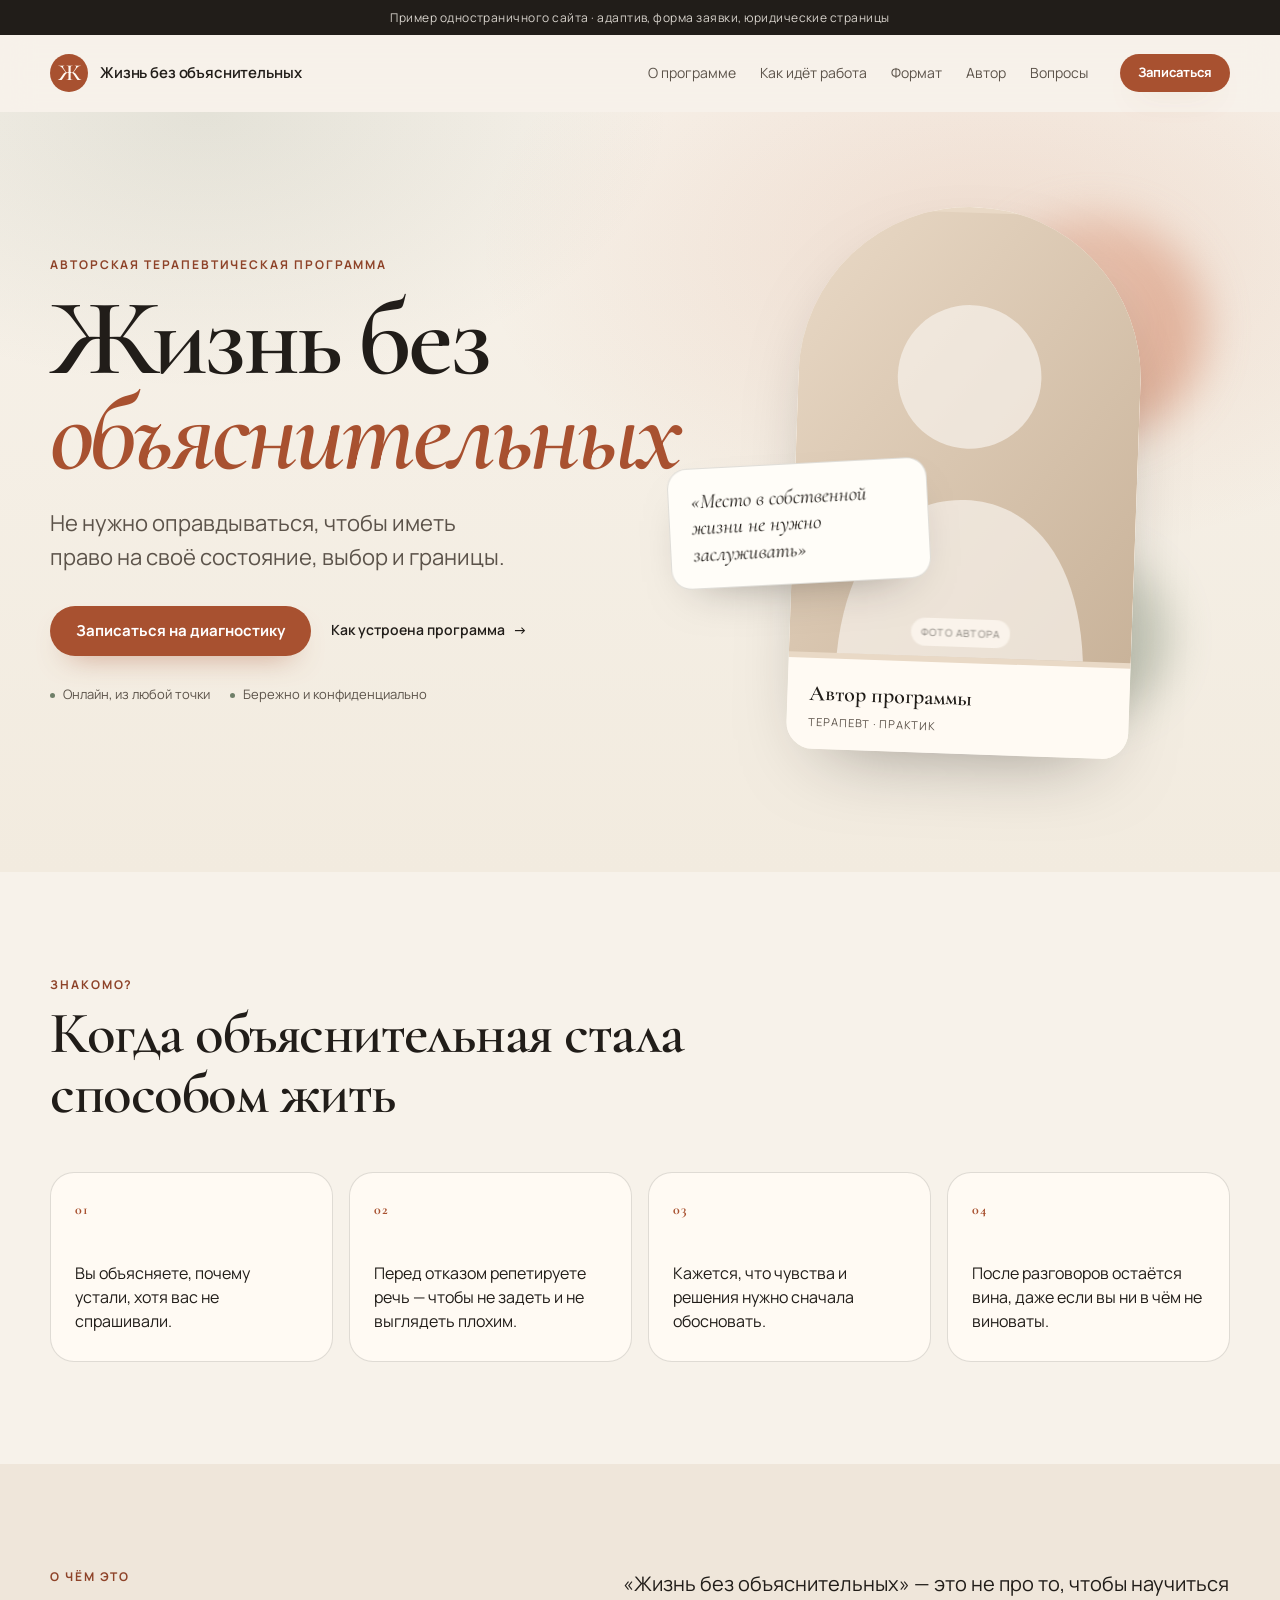
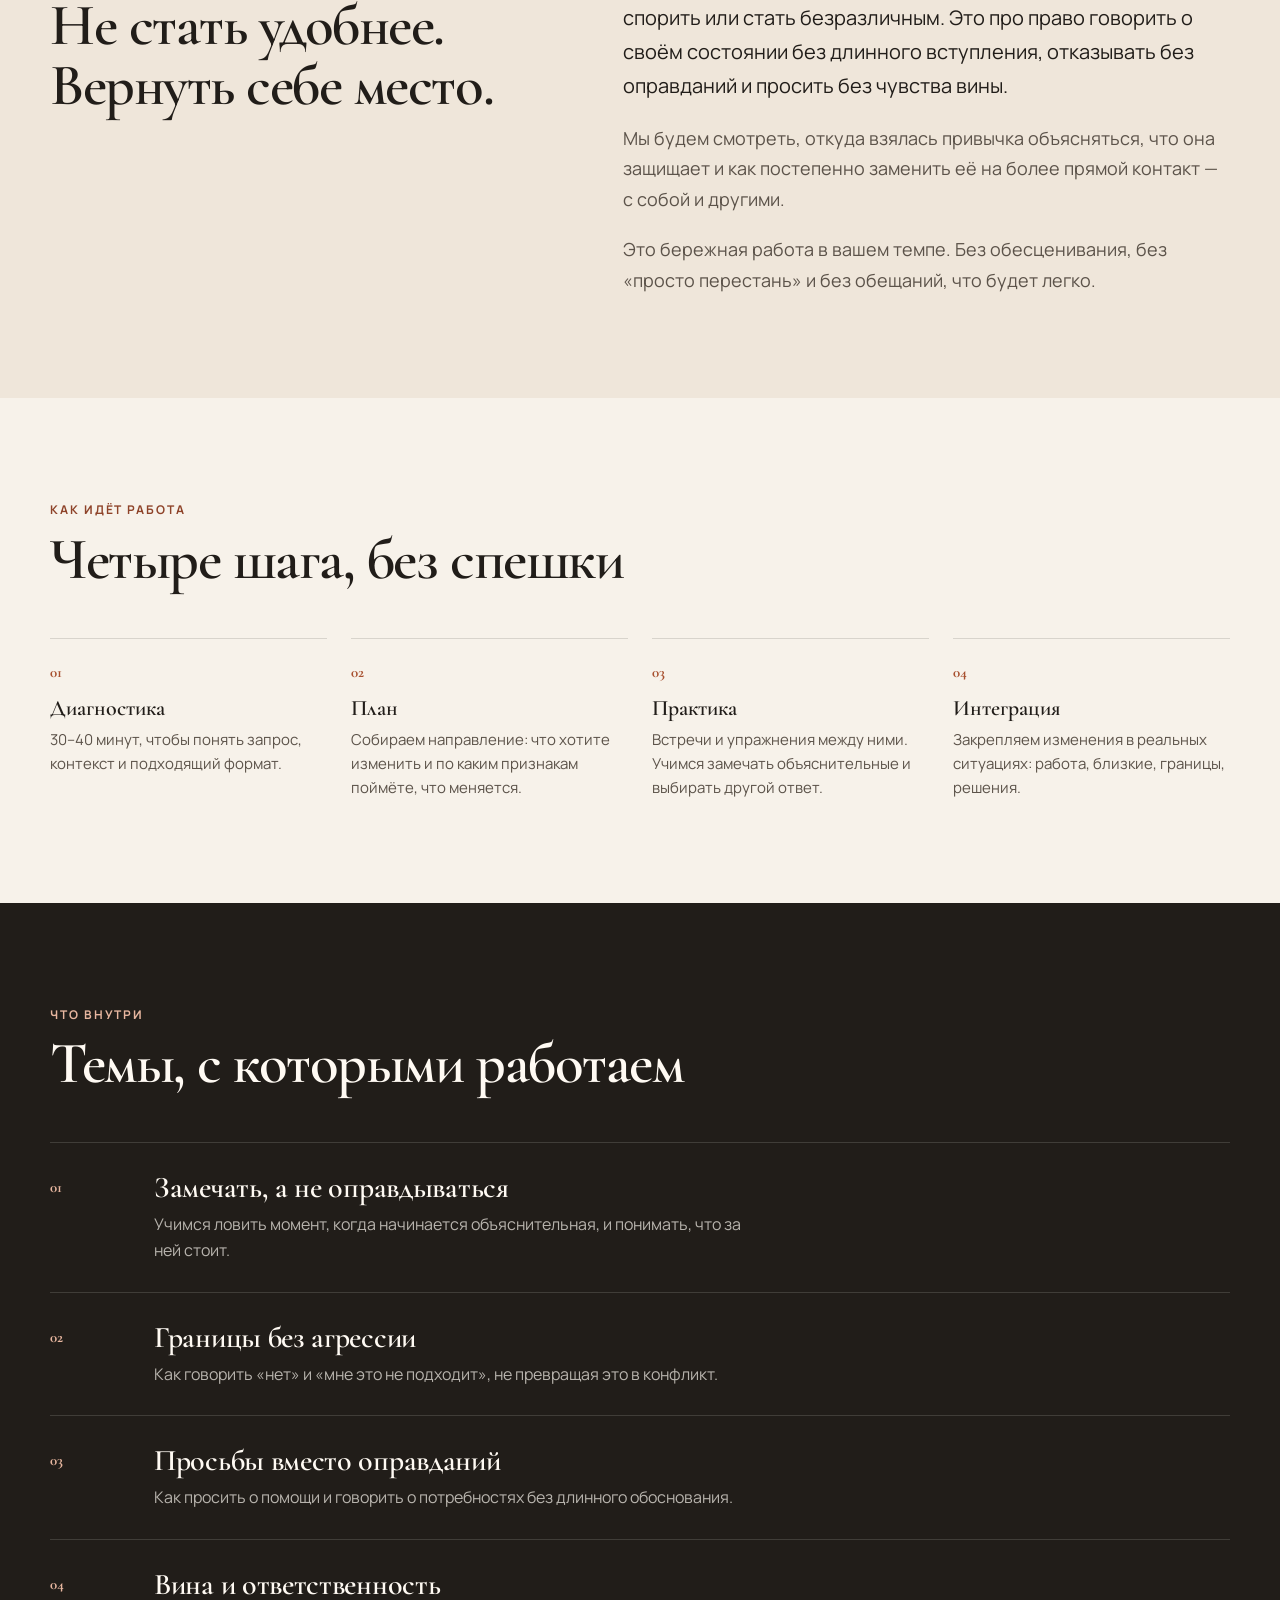
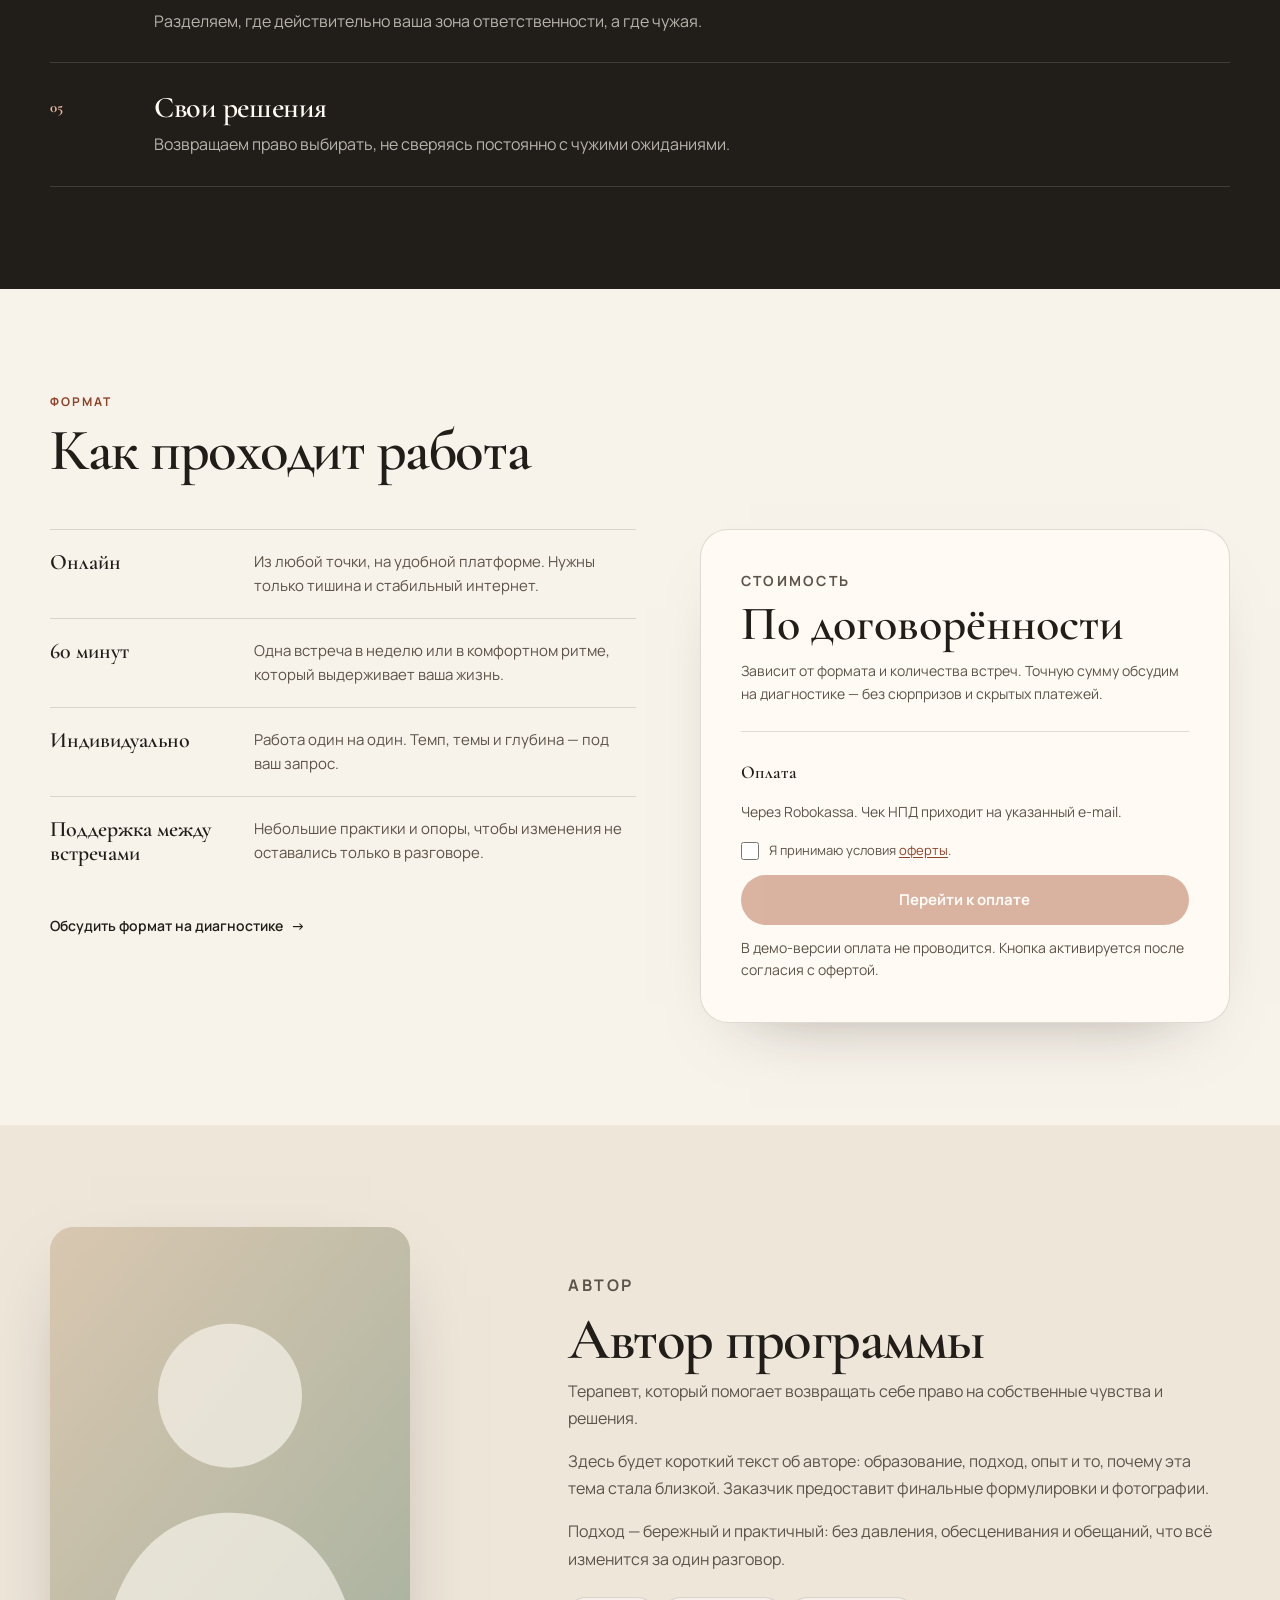
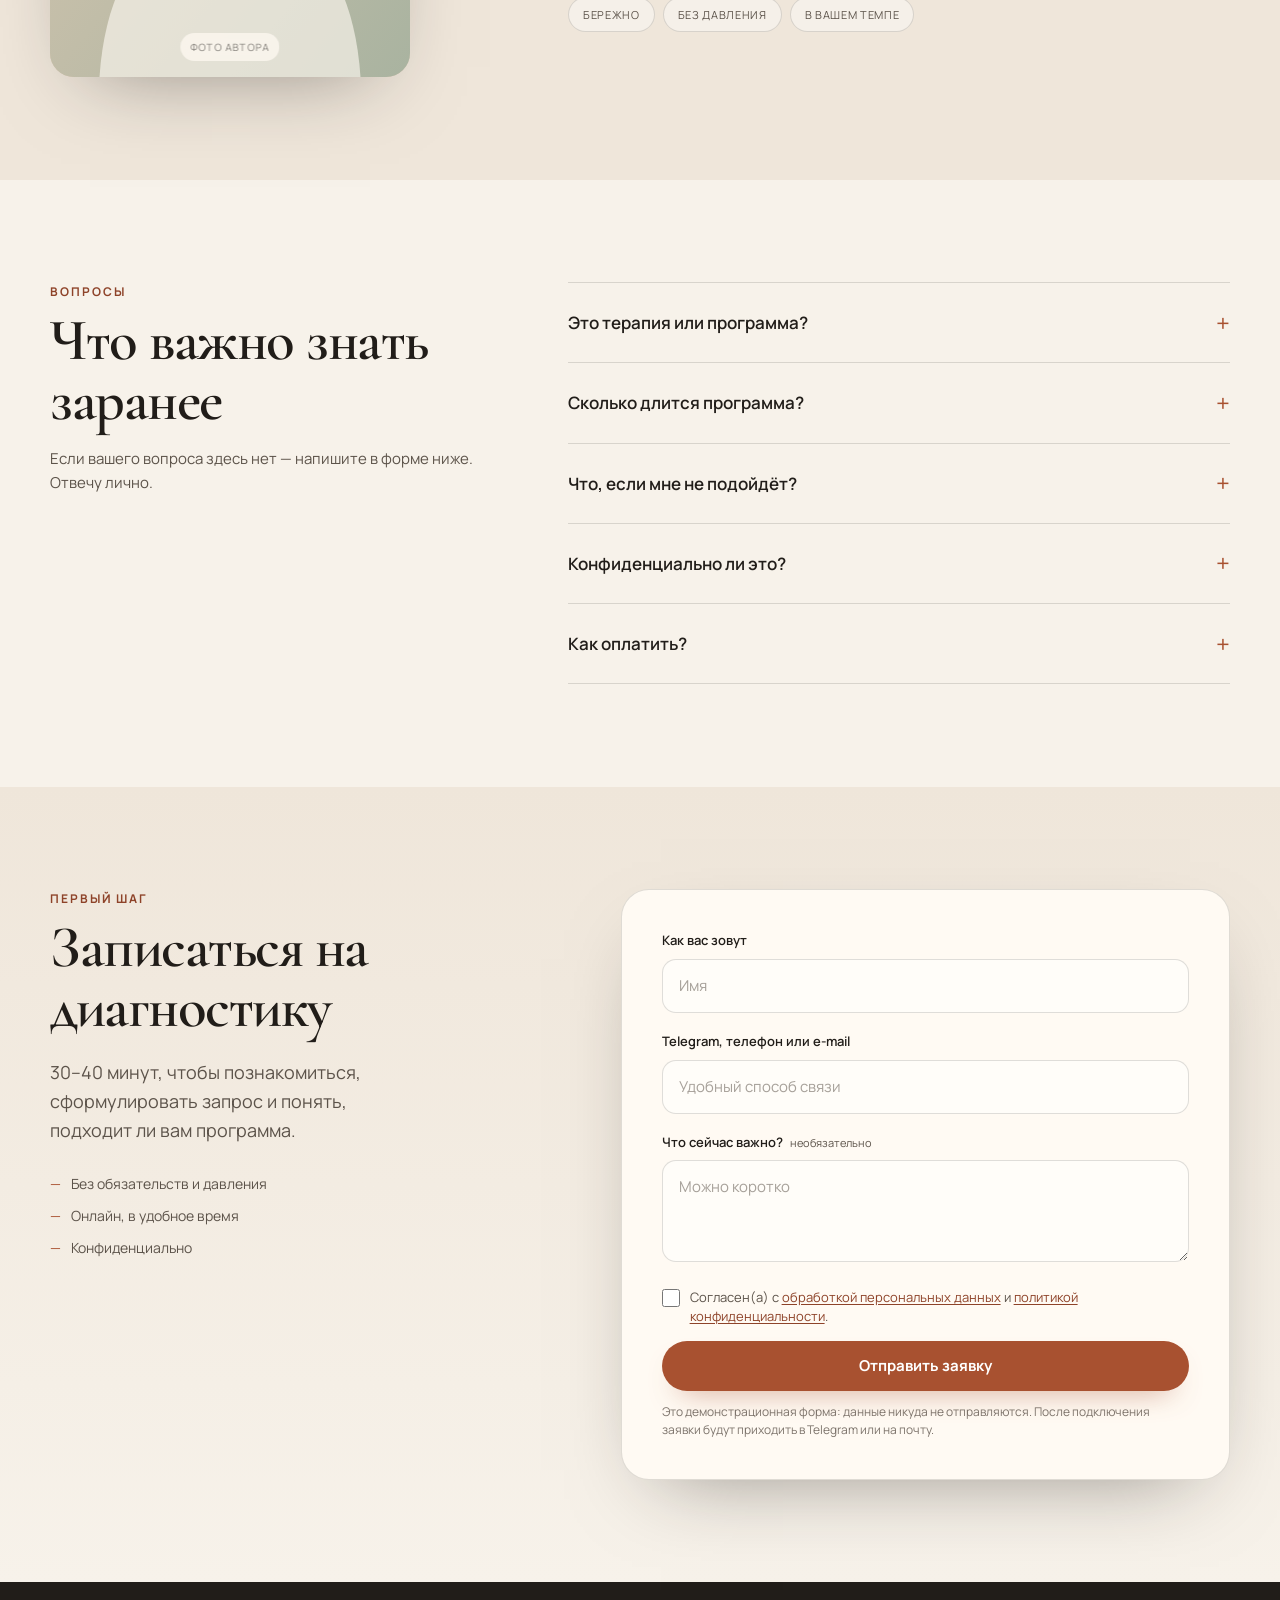
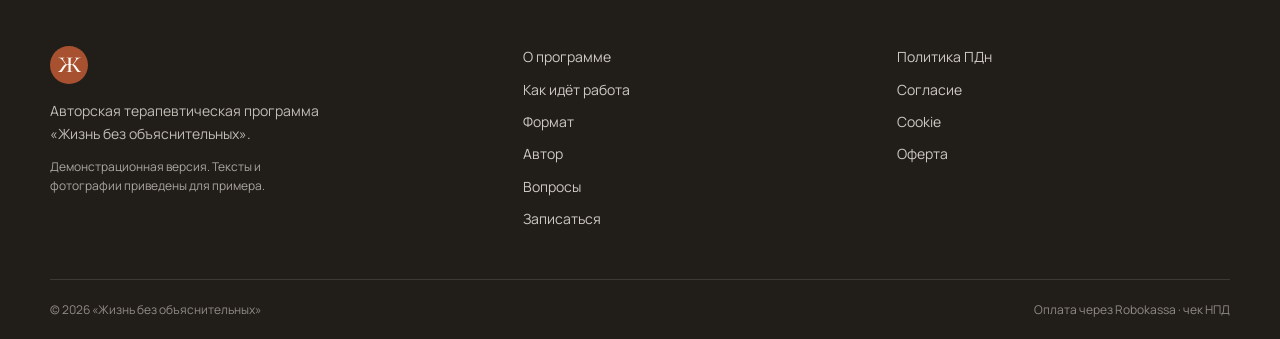
<file: index.html>
<!doctype html>
<html lang="ru">
<head>
  <meta charset="utf-8">
  <meta name="viewport" content="width=device-width, initial-scale=1">
  <title>Жизнь без объяснительных — авторская терапевтическая программа</title>
  <meta name="description" content="Авторская терапевтическая программа о праве говорить о себе без оправданий, отказывать без вины и возвращать себе место в собственной жизни.">
  <meta name="theme-color" content="#f7f2ea">
  <link rel="icon" href="data:image/svg+xml,%3Csvg xmlns='http://www.w3.org/2000/svg' viewBox='0 0 64 64'%3E%3Crect width='64' height='64' rx='16' fill='%23a85130'/%3E%3Ctext x='32' y='46' font-size='42' text-anchor='middle' fill='%23fffaf3' font-family='Georgia,serif'%3E%D0%96%3C/text%3E%3C/svg%3E">
  <script>document.documentElement.classList.add("js");</script>
  <link rel="preconnect" href="https://fonts.googleapis.com">
  <link rel="preconnect" href="https://fonts.gstatic.com" crossorigin>
  <link href="https://fonts.googleapis.com/css2?family=Cormorant+Garamond:ital,wght@0,500;0,600;0,700;1,500;1,600&family=Manrope:wght@400;500;600;700&display=swap" rel="stylesheet">
  <link rel="stylesheet" href="styles.css">
</head>
<body>
  <div class="demo-bar">Пример одностраничного сайта · адаптив, форма заявки, юридические страницы</div>

  <a class="skip-link" href="#main">Перейти к содержанию</a>

  <header class="site-header" id="site-header">
    <div class="container header-inner">
      <a class="brand" href="#top" aria-label="Жизнь без объяснительных — на главную">
        <span class="brand-mark" aria-hidden="true">Ж</span>
        <span class="brand-text">Жизнь без объяснительных</span>
      </a>

      <button class="menu-toggle" id="menu-toggle" type="button" aria-expanded="false" aria-controls="site-nav">
        Меню
      </button>

      <nav class="nav" id="site-nav" aria-label="Основная навигация">
        <a href="#about">О программе</a>
        <a href="#how">Как идёт работа</a>
        <a href="#format">Формат</a>
        <a href="#author">Автор</a>
        <a href="#faq">Вопросы</a>
      </nav>

      <a class="btn btn-small header-cta" href="#signup">Записаться</a>
    </div>
  </header>

  <main id="main">
    <section class="hero" id="top">
      <div class="hero-bg" aria-hidden="true"></div>
      <div class="container hero-grid">
        <div class="hero-copy reveal">
          <p class="eyebrow">Авторская терапевтическая программа</p>
          <h1>Жизнь без <em>объяснительных</em></h1>
          <p class="lead">Не нужно оправдываться, чтобы иметь право на своё состояние, выбор и границы.</p>
          <div class="hero-actions">
            <a class="btn" href="#signup">Записаться на диагностику</a>
            <a class="link-arrow" href="#about">Как устроена программа <span aria-hidden="true">→</span></a>
          </div>
          <ul class="hero-notes">
            <li>Онлайн, из любой точки</li>
            <li>Бережно и конфиденциально</li>
          </ul>
        </div>

        <div class="hero-art reveal">
          <div class="orb orb-1" aria-hidden="true"></div>
          <div class="orb orb-2" aria-hidden="true"></div>

          <div class="portrait-card" aria-hidden="true">
            <div class="portrait-placeholder">
              <svg viewBox="0 0 200 260" role="presentation" focusable="false">
                <defs>
                  <linearGradient id="portraitGradient" x1="0" y1="0" x2="1" y2="1">
                    <stop offset="0" stop-color="#e9d9c6"/>
                    <stop offset="1" stop-color="#c9b39a"/>
                  </linearGradient>
                </defs>
                <rect width="200" height="260" fill="url(#portraitGradient)"/>
                <circle cx="100" cy="96" r="42" fill="#f7f2ea" opacity=".72"/>
                <path d="M28 260c4-58 32-92 72-92s68 34 72 92z" fill="#f7f2ea" opacity=".72"/>
              </svg>
              <span class="placeholder-label">Фото автора</span>
            </div>
            <div class="portrait-caption">
              <strong>Автор программы</strong>
              <span>терапевт · практик</span>
            </div>
          </div>

          <figure class="quote-card">
            <blockquote>«Место в собственной жизни не нужно заслуживать»</blockquote>
          </figure>
        </div>
      </div>
    </section>

    <section class="section" id="about">
      <div class="container">
        <div class="section-head reveal">
          <p class="eyebrow">Знакомо?</p>
          <h2>Когда объяснительная стала способом жить</h2>
        </div>

        <div class="cards-4">
          <article class="card reveal">
            <span class="card-number" aria-hidden="true">01</span>
            <p>Вы объясняете, почему устали, хотя вас не спрашивали.</p>
          </article>
          <article class="card reveal">
            <span class="card-number" aria-hidden="true">02</span>
            <p>Перед отказом репетируете речь — чтобы не задеть и не выглядеть плохим.</p>
          </article>
          <article class="card reveal">
            <span class="card-number" aria-hidden="true">03</span>
            <p>Кажется, что чувства и решения нужно сначала обосновать.</p>
          </article>
          <article class="card reveal">
            <span class="card-number" aria-hidden="true">04</span>
            <p>После разговоров остаётся вина, даже если вы ни в чём не виноваты.</p>
          </article>
        </div>
      </div>
    </section>

    <section class="section section-tinted" id="story">
      <div class="container split">
        <div class="reveal">
          <p class="eyebrow">О чём это</p>
          <h2>Не стать удобнее.<br>Вернуть себе место.</h2>
        </div>
        <div class="prose reveal">
          <p>«Жизнь без объяснительных» — это не про то, чтобы научиться спорить или стать безразличным. Это про право говорить о своём состоянии без длинного вступления, отказывать без оправданий и просить без чувства вины.</p>
          <p>Мы будем смотреть, откуда взялась привычка объясняться, что она защищает и как постепенно заменить её на более прямой контакт — с собой и другими.</p>
          <p>Это бережная работа в вашем темпе. Без обесценивания, без «просто перестань» и без обещаний, что будет легко.</p>
        </div>
      </div>
    </section>

    <section class="section" id="how">
      <div class="container">
        <div class="section-head reveal">
          <p class="eyebrow">Как идёт работа</p>
          <h2>Четыре шага, без спешки</h2>
        </div>

        <ol class="steps">
          <li class="step reveal">
            <span class="step-number" aria-hidden="true">01</span>
            <h3>Диагностика</h3>
            <p>30–40 минут, чтобы понять запрос, контекст и подходящий формат.</p>
          </li>
          <li class="step reveal">
            <span class="step-number" aria-hidden="true">02</span>
            <h3>План</h3>
            <p>Собираем направление: что хотите изменить и по каким признакам поймёте, что меняется.</p>
          </li>
          <li class="step reveal">
            <span class="step-number" aria-hidden="true">03</span>
            <h3>Практика</h3>
            <p>Встречи и упражнения между ними. Учимся замечать объяснительные и выбирать другой ответ.</p>
          </li>
          <li class="step reveal">
            <span class="step-number" aria-hidden="true">04</span>
            <h3>Интеграция</h3>
            <p>Закрепляем изменения в реальных ситуациях: работа, близкие, границы, решения.</p>
          </li>
        </ol>
      </div>
    </section>

    <section class="section section-dark" id="inside">
      <div class="container">
        <div class="section-head reveal">
          <p class="eyebrow">Что внутри</p>
          <h2>Темы, с которыми работаем</h2>
        </div>

        <div class="modules">
          <article class="module reveal">
            <span class="module-number" aria-hidden="true">01</span>
            <div>
              <h3>Замечать, а не оправдываться</h3>
              <p>Учимся ловить момент, когда начинается объяснительная, и понимать, что за ней стоит.</p>
            </div>
          </article>
          <article class="module reveal">
            <span class="module-number" aria-hidden="true">02</span>
            <div>
              <h3>Границы без агрессии</h3>
              <p>Как говорить «нет» и «мне это не подходит», не превращая это в конфликт.</p>
            </div>
          </article>
          <article class="module reveal">
            <span class="module-number" aria-hidden="true">03</span>
            <div>
              <h3>Просьбы вместо оправданий</h3>
              <p>Как просить о помощи и говорить о потребностях без длинного обоснования.</p>
            </div>
          </article>
          <article class="module reveal">
            <span class="module-number" aria-hidden="true">04</span>
            <div>
              <h3>Вина и ответственность</h3>
              <p>Разделяем, где действительно ваша зона ответственности, а где чужая.</p>
            </div>
          </article>
          <article class="module reveal">
            <span class="module-number" aria-hidden="true">05</span>
            <div>
              <h3>Свои решения</h3>
              <p>Возвращаем право выбирать, не сверяясь постоянно с чужими ожиданиями.</p>
            </div>
          </article>
        </div>
      </div>
    </section>

    <section class="section" id="format">
      <div class="container">
        <div class="section-head reveal">
          <p class="eyebrow">Формат</p>
          <h2>Как проходит работа</h2>
        </div>

        <div class="format-grid">
          <div class="format-copy reveal">
            <ul class="format-list">
              <li>
                <span>Онлайн</span>
                <p>Из любой точки, на удобной платформе. Нужны только тишина и стабильный интернет.</p>
              </li>
              <li>
                <span>60 минут</span>
                <p>Одна встреча в неделю или в комфортном ритме, который выдерживает ваша жизнь.</p>
              </li>
              <li>
                <span>Индивидуально</span>
                <p>Работа один на один. Темп, темы и глубина — под ваш запрос.</p>
              </li>
              <li>
                <span>Поддержка между встречами</span>
                <p>Небольшие практики и опоры, чтобы изменения не оставались только в разговоре.</p>
              </li>
            </ul>
            <a class="link-arrow" href="#signup">Обсудить формат на диагностике <span aria-hidden="true">→</span></a>
          </div>

          <div class="price-card reveal">
            <p class="eyebrow">Стоимость</p>
            <p class="price-lead">По договорённости</p>
            <p class="price-note">Зависит от формата и количества встреч. Точную сумму обсудим на диагностике — без сюрпризов и скрытых платежей.</p>

            <hr>

            <h3>Оплата</h3>
            <p>Через Robokassa. Чек НПД приходит на указанный e-mail.</p>

            <label class="checkbox">
              <input type="checkbox" id="offer">
              <span>Я принимаю условия <a href="legal/offer.html" target="_blank" rel="noopener">оферты</a>.</span>
            </label>
            <button class="btn btn-full" id="pay-btn" type="button" disabled>Перейти к оплате</button>
            <p class="form-note" id="pay-note" hidden></p>
            <p class="form-note">В демо-версии оплата не проводится. Кнопка активируется после согласия с офертой.</p>
          </div>
        </div>
      </div>
    </section>

    <section class="section section-tinted" id="author">
      <div class="container author-grid">
        <div class="author-photo reveal" aria-hidden="true">
          <svg viewBox="0 0 320 400" role="presentation" focusable="false">
            <defs>
              <linearGradient id="authorGradient" x1="0" y1="0" x2="1" y2="1">
                <stop offset="0" stop-color="#d9c7b0"/>
                <stop offset="1" stop-color="#a9b3a0"/>
              </linearGradient>
            </defs>
            <rect width="320" height="400" fill="url(#authorGradient)"/>
            <circle cx="160" cy="150" r="64" fill="#f7f2ea" opacity=".7"/>
            <path d="M44 400c6-92 50-146 116-146s110 54 116 146z" fill="#f7f2ea" opacity=".7"/>
          </svg>
          <span class="placeholder-label">Фото автора</span>
        </div>

        <div class="author-copy reveal">
          <p class="eyebrow">Автор</p>
          <h2>Автор программы</h2>
          <p class="author-lead">Терапевт, который помогает возвращать себе право на собственные чувства и решения.</p>
          <p>Здесь будет короткий текст об авторе: образование, подход, опыт и то, почему эта тема стала близкой. Заказчик предоставит финальные формулировки и фотографии.</p>
          <p>Подход — бережный и практичный: без давления, обесценивания и обещаний, что всё изменится за один разговор.</p>
          <div class="author-tags" role="group" aria-label="Подход">
            <span>бережно</span>
            <span>без давления</span>
            <span>в вашем темпе</span>
          </div>
        </div>
      </div>
    </section>

    <section class="section" id="faq">
      <div class="container faq-grid">
        <div class="section-head reveal">
          <p class="eyebrow">Вопросы</p>
          <h2>Что важно знать заранее</h2>
          <p class="section-note">Если вашего вопроса здесь нет — напишите в форме ниже. Отвечу лично.</p>
        </div>

        <div class="faq-list reveal">
          <details>
            <summary>Это терапия или программа?</summary>
            <p>Это авторская программа с терапевтическим подходом. Она не заменяет медицинскую помощь и не ставит диагнозы.</p>
          </details>
          <details>
            <summary>Сколько длится программа?</summary>
            <p>Зависит от запроса. Обычно от 6 до 12 встреч; формат и продолжительность обсудим на диагностике.</p>
          </details>
          <details>
            <summary>Что, если мне не подойдёт?</summary>
            <p>Вы можете остановиться на любом этапе. Важно, чтобы процесс был безопасным и вашим.</p>
          </details>
          <details>
            <summary>Конфиденциально ли это?</summary>
            <p>Да. Всё, что происходит на встречах, остаётся между вами и автором программы.</p>
          </details>
          <details>
            <summary>Как оплатить?</summary>
            <p>Через Robokassa. Перед оплатой нужно принять условия оферты. Чек НПД приходит на e-mail.</p>
          </details>
        </div>
      </div>
    </section>

    <section class="section section-signup" id="signup">
      <div class="container signup-grid">
        <div class="signup-copy reveal">
          <p class="eyebrow">Первый шаг</p>
          <h2>Записаться на диагностику</h2>
          <p class="lead-small">30–40 минут, чтобы познакомиться, сформулировать запрос и понять, подходит ли вам программа.</p>
          <ul class="signup-points">
            <li>Без обязательств и давления</li>
            <li>Онлайн, в удобное время</li>
            <li>Конфиденциально</li>
          </ul>
        </div>

        <form class="signup-form reveal" id="signup-form">
          <div class="field">
            <label for="name">Как вас зовут</label>
            <input id="name" name="name" type="text" autocomplete="name" placeholder="Имя" required>
          </div>

          <div class="field">
            <label for="contact">Telegram, телефон или e-mail</label>
            <input id="contact" name="contact" type="text" autocomplete="email" placeholder="Удобный способ связи" required>
          </div>

          <div class="field">
            <label for="message">Что сейчас важно? <span class="optional">необязательно</span></label>
            <textarea id="message" name="message" rows="3" placeholder="Можно коротко"></textarea>
          </div>

          <label class="checkbox">
            <input type="checkbox" id="consent" required>
            <span>Согласен(а) с <a href="legal/consent.html" target="_blank" rel="noopener">обработкой персональных данных</a> и <a href="legal/privacy.html" target="_blank" rel="noopener">политикой конфиденциальности</a>.</span>
          </label>

          <button class="btn btn-full" type="submit">Отправить заявку</button>
          <p class="form-note">Это демонстрационная форма: данные никуда не отправляются. После подключения заявки будут приходить в Telegram или на почту.</p>

          <div class="form-success" id="form-success" role="status" tabindex="-1" hidden>
            <strong>Спасибо, заявка отправлена.</strong>
            <p>В демо-версии данные не уходят. Здесь появится подтверждение и следующий шаг от автора программы.</p>
          </div>
        </form>
      </div>
    </section>
  </main>

  <footer class="site-footer">
    <div class="container footer-grid">
      <div class="footer-brand">
        <span class="brand-mark" aria-hidden="true">Ж</span>
        <p>Авторская терапевтическая программа «Жизнь без объяснительных».</p>
        <p class="footer-small">Демонстрационная версия. Тексты и фотографии приведены для примера.</p>
      </div>

      <nav class="footer-nav" aria-label="Навигация в подвале">
        <a href="#about">О программе</a>
        <a href="#how">Как идёт работа</a>
        <a href="#format">Формат</a>
        <a href="#author">Автор</a>
        <a href="#faq">Вопросы</a>
        <a href="#signup">Записаться</a>
      </nav>

      <div class="footer-legal">
        <a href="legal/privacy.html">Политика ПДн</a>
        <a href="legal/consent.html">Согласие</a>
        <a href="legal/cookies.html">Cookie</a>
        <a href="legal/offer.html">Оферта</a>
      </div>
    </div>

    <div class="container footer-bottom">
      <p>© <span id="year">2026</span> «Жизнь без объяснительных»</p>
      <p>Оплата через Robokassa · чек НПД</p>
    </div>
  </footer>

  <!--
    Яндекс Метрика: вставьте код счётчика перед закрывающим </body>.
    Цели: signup — отправка заявки, payment — переход к оплате.
  -->
  <script src="script.js"></script>
</body>
</html>
</file>
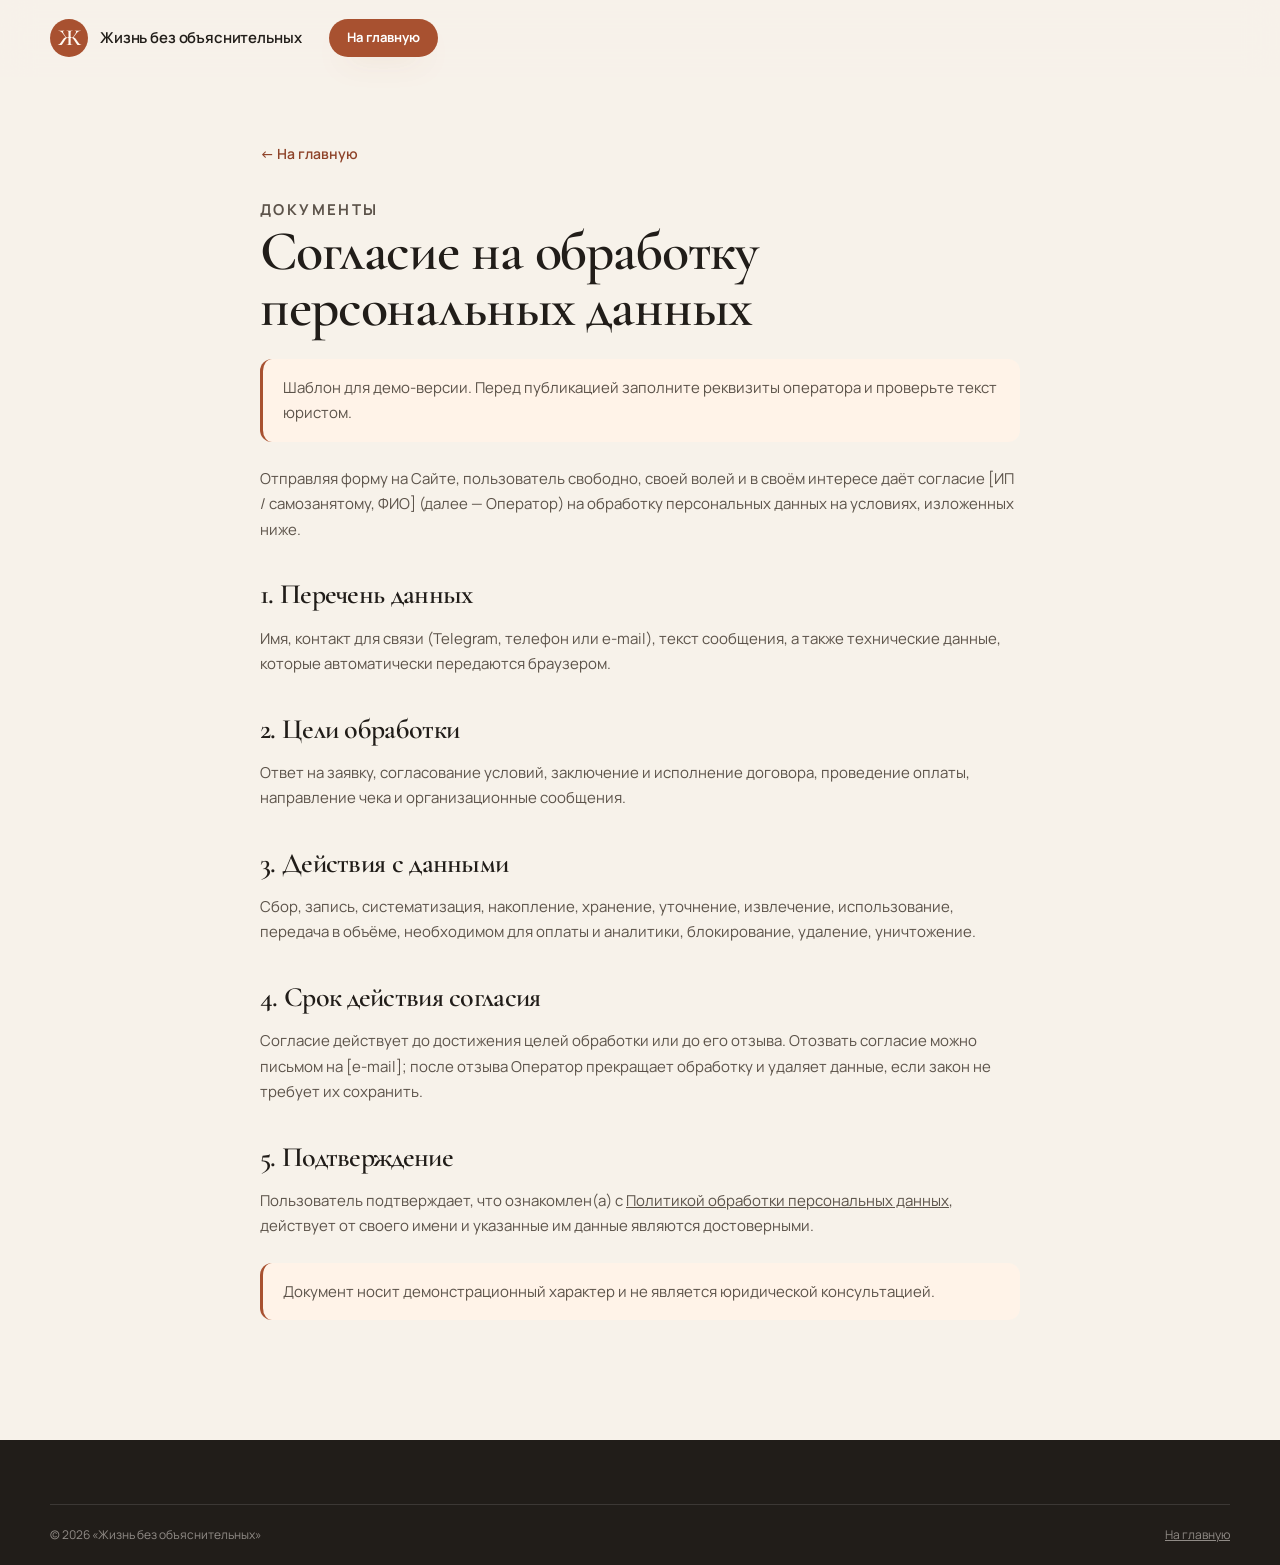
<file: legal/consent.html>
<!doctype html>
<html lang="ru">
<head>
  <meta charset="utf-8">
  <meta name="viewport" content="width=device-width, initial-scale=1">
  <title>Согласие на обработку персональных данных — Жизнь без объяснительных</title>
  <meta name="robots" content="noindex, follow">
  <link rel="icon" href="data:image/svg+xml,%3Csvg xmlns='http://www.w3.org/2000/svg' viewBox='0 0 64 64'%3E%3Crect width='64' height='64' rx='16' fill='%23a85130'/%3E%3Ctext x='32' y='46' font-size='42' text-anchor='middle' fill='%23fffaf3' font-family='Georgia,serif'%3E%D0%96%3C/text%3E%3C/svg%3E">
  <link rel="preconnect" href="https://fonts.googleapis.com">
  <link rel="preconnect" href="https://fonts.gstatic.com" crossorigin>
  <link href="https://fonts.googleapis.com/css2?family=Cormorant+Garamond:ital,wght@0,500;0,600;0,700;1,500;1,600&family=Manrope:wght@400;500;600;700&display=swap" rel="stylesheet">
  <link rel="stylesheet" href="../styles.css">
</head>
<body>
  <header class="site-header">
    <div class="container header-inner">
      <a class="brand" href="../index.html">
        <span class="brand-mark" aria-hidden="true">Ж</span>
        <span class="brand-text">Жизнь без объяснительных</span>
      </a>
      <a class="btn btn-small" href="../index.html">На главную</a>
    </div>
  </header>

  <main id="main">
    <div class="container legal-page">
      <a class="legal-back" href="../index.html">← На главную</a>
      <p class="eyebrow">Документы</p>
      <h1>Согласие на обработку персональных данных</h1>

      <p class="legal-note">Шаблон для демо-версии. Перед публикацией заполните реквизиты оператора и проверьте текст юристом.</p>

      <p>Отправляя форму на Сайте, пользователь свободно, своей волей и в своём интересе даёт согласие [ИП / самозанятому, ФИО] (далее — Оператор) на обработку персональных данных на условиях, изложенных ниже.</p>

      <h2>1. Перечень данных</h2>
      <p>Имя, контакт для связи (Telegram, телефон или e-mail), текст сообщения, а также технические данные, которые автоматически передаются браузером.</p>

      <h2>2. Цели обработки</h2>
      <p>Ответ на заявку, согласование условий, заключение и исполнение договора, проведение оплаты, направление чека и организационные сообщения.</p>

      <h2>3. Действия с данными</h2>
      <p>Сбор, запись, систематизация, накопление, хранение, уточнение, извлечение, использование, передача в объёме, необходимом для оплаты и аналитики, блокирование, удаление, уничтожение.</p>

      <h2>4. Срок действия согласия</h2>
      <p>Согласие действует до достижения целей обработки или до его отзыва. Отозвать согласие можно письмом на [e-mail]; после отзыва Оператор прекращает обработку и удаляет данные, если закон не требует их сохранить.</p>

      <h2>5. Подтверждение</h2>
      <p>Пользователь подтверждает, что ознакомлен(а) с <a href="privacy.html">Политикой обработки персональных данных</a>, действует от своего имени и указанные им данные являются достоверными.</p>

      <p class="legal-note">Документ носит демонстрационный характер и не является юридической консультацией.</p>
    </div>
  </main>

  <footer class="site-footer">
    <div class="container footer-bottom">
      <p>© 2026 «Жизнь без объяснительных»</p>
      <p><a href="../index.html">На главную</a></p>
    </div>
  </footer>
</body>
</html>
</file>
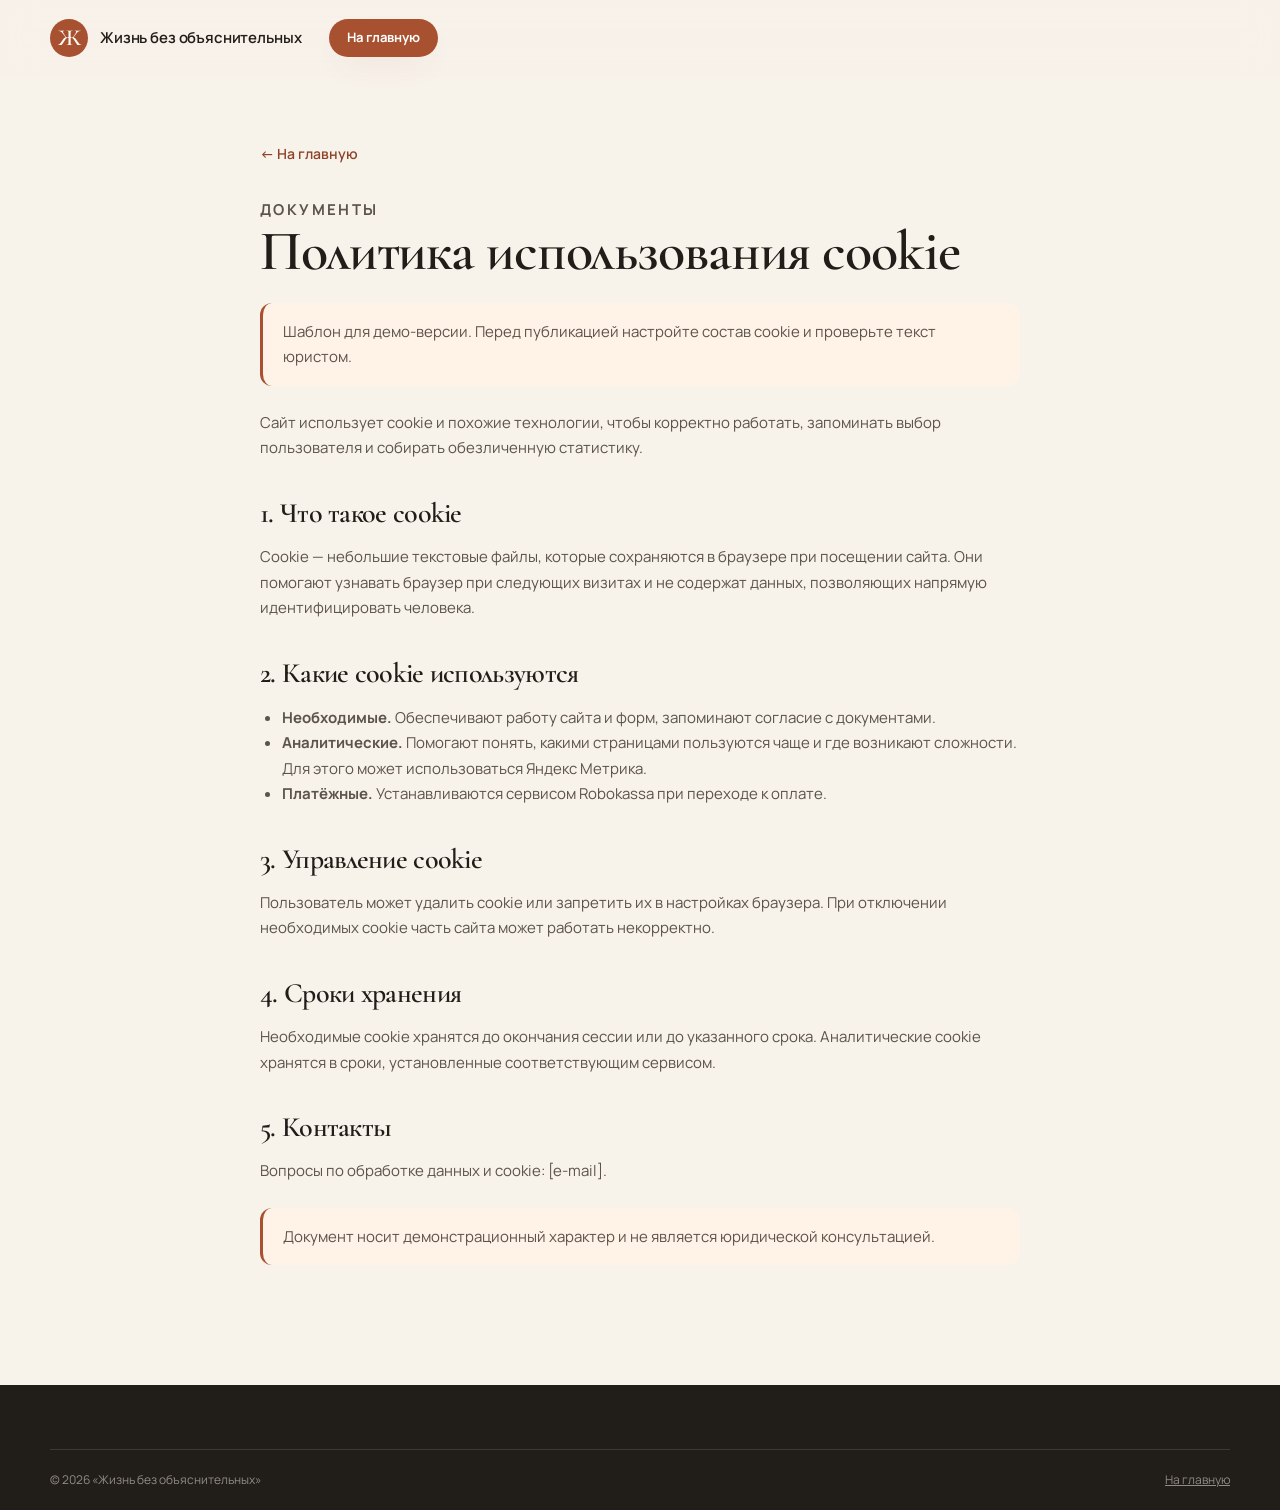
<file: legal/cookies.html>
<!doctype html>
<html lang="ru">
<head>
  <meta charset="utf-8">
  <meta name="viewport" content="width=device-width, initial-scale=1">
  <title>Политика использования cookie — Жизнь без объяснительных</title>
  <meta name="robots" content="noindex, follow">
  <link rel="icon" href="data:image/svg+xml,%3Csvg xmlns='http://www.w3.org/2000/svg' viewBox='0 0 64 64'%3E%3Crect width='64' height='64' rx='16' fill='%23a85130'/%3E%3Ctext x='32' y='46' font-size='42' text-anchor='middle' fill='%23fffaf3' font-family='Georgia,serif'%3E%D0%96%3C/text%3E%3C/svg%3E">
  <link rel="preconnect" href="https://fonts.googleapis.com">
  <link rel="preconnect" href="https://fonts.gstatic.com" crossorigin>
  <link href="https://fonts.googleapis.com/css2?family=Cormorant+Garamond:ital,wght@0,500;0,600;0,700;1,500;1,600&family=Manrope:wght@400;500;600;700&display=swap" rel="stylesheet">
  <link rel="stylesheet" href="../styles.css">
</head>
<body>
  <header class="site-header">
    <div class="container header-inner">
      <a class="brand" href="../index.html">
        <span class="brand-mark" aria-hidden="true">Ж</span>
        <span class="brand-text">Жизнь без объяснительных</span>
      </a>
      <a class="btn btn-small" href="../index.html">На главную</a>
    </div>
  </header>

  <main id="main">
    <div class="container legal-page">
      <a class="legal-back" href="../index.html">← На главную</a>
      <p class="eyebrow">Документы</p>
      <h1>Политика использования cookie</h1>

      <p class="legal-note">Шаблон для демо-версии. Перед публикацией настройте состав cookie и проверьте текст юристом.</p>

      <p>Сайт использует cookie и похожие технологии, чтобы корректно работать, запоминать выбор пользователя и собирать обезличенную статистику.</p>

      <h2>1. Что такое cookie</h2>
      <p>Cookie — небольшие текстовые файлы, которые сохраняются в браузере при посещении сайта. Они помогают узнавать браузер при следующих визитах и не содержат данных, позволяющих напрямую идентифицировать человека.</p>

      <h2>2. Какие cookie используются</h2>
      <ul>
        <li><strong>Необходимые.</strong> Обеспечивают работу сайта и форм, запоминают согласие с документами.</li>
        <li><strong>Аналитические.</strong> Помогают понять, какими страницами пользуются чаще и где возникают сложности. Для этого может использоваться Яндекс Метрика.</li>
        <li><strong>Платёжные.</strong> Устанавливаются сервисом Robokassa при переходе к оплате.</li>
      </ul>

      <h2>3. Управление cookie</h2>
      <p>Пользователь может удалить cookie или запретить их в настройках браузера. При отключении необходимых cookie часть сайта может работать некорректно.</p>

      <h2>4. Сроки хранения</h2>
      <p>Необходимые cookie хранятся до окончания сессии или до указанного срока. Аналитические cookie хранятся в сроки, установленные соответствующим сервисом.</p>

      <h2>5. Контакты</h2>
      <p>Вопросы по обработке данных и cookie: [e-mail].</p>

      <p class="legal-note">Документ носит демонстрационный характер и не является юридической консультацией.</p>
    </div>
  </main>

  <footer class="site-footer">
    <div class="container footer-bottom">
      <p>© 2026 «Жизнь без объяснительных»</p>
      <p><a href="../index.html">На главную</a></p>
    </div>
  </footer>
</body>
</html>
</file>
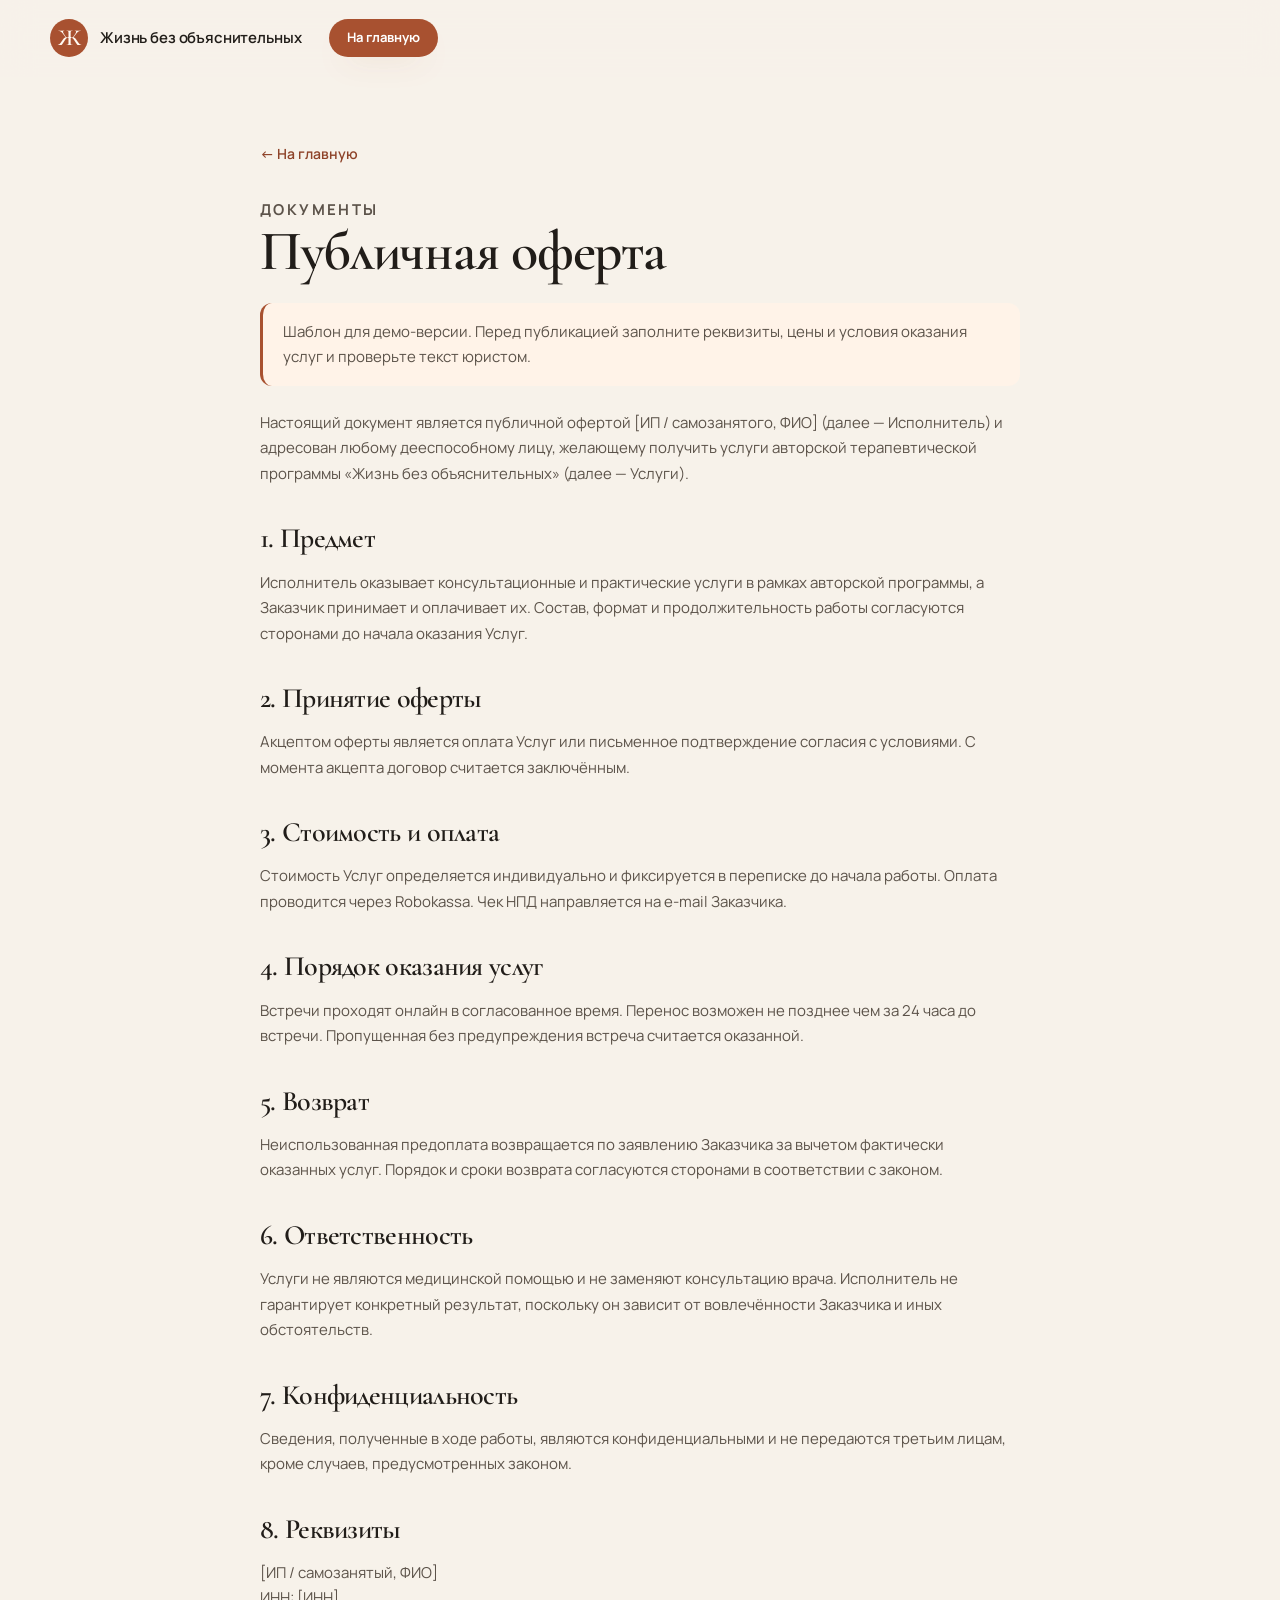
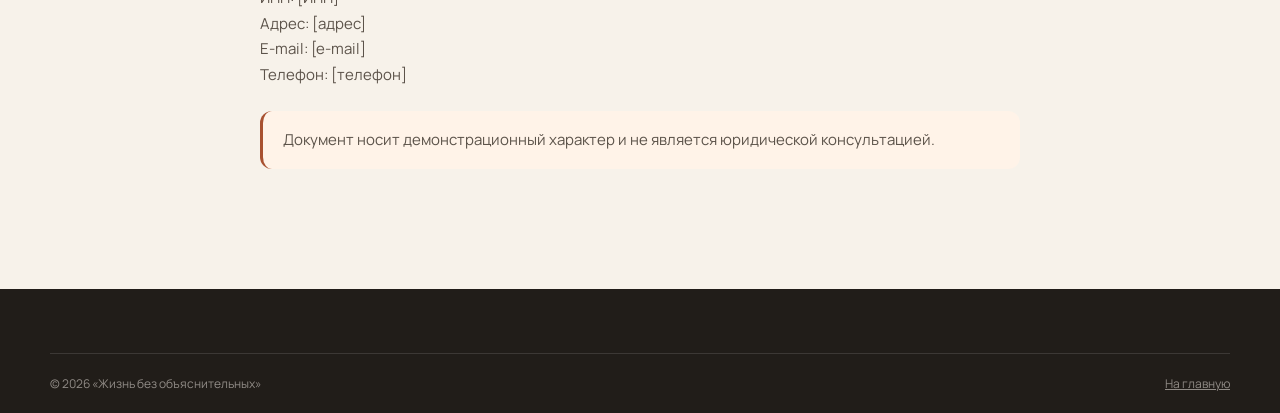
<file: legal/offer.html>
<!doctype html>
<html lang="ru">
<head>
  <meta charset="utf-8">
  <meta name="viewport" content="width=device-width, initial-scale=1">
  <title>Публичная оферта — Жизнь без объяснительных</title>
  <meta name="robots" content="noindex, follow">
  <link rel="icon" href="data:image/svg+xml,%3Csvg xmlns='http://www.w3.org/2000/svg' viewBox='0 0 64 64'%3E%3Crect width='64' height='64' rx='16' fill='%23a85130'/%3E%3Ctext x='32' y='46' font-size='42' text-anchor='middle' fill='%23fffaf3' font-family='Georgia,serif'%3E%D0%96%3C/text%3E%3C/svg%3E">
  <link rel="preconnect" href="https://fonts.googleapis.com">
  <link rel="preconnect" href="https://fonts.gstatic.com" crossorigin>
  <link href="https://fonts.googleapis.com/css2?family=Cormorant+Garamond:ital,wght@0,500;0,600;0,700;1,500;1,600&family=Manrope:wght@400;500;600;700&display=swap" rel="stylesheet">
  <link rel="stylesheet" href="../styles.css">
</head>
<body>
  <header class="site-header">
    <div class="container header-inner">
      <a class="brand" href="../index.html">
        <span class="brand-mark" aria-hidden="true">Ж</span>
        <span class="brand-text">Жизнь без объяснительных</span>
      </a>
      <a class="btn btn-small" href="../index.html">На главную</a>
    </div>
  </header>

  <main id="main">
    <div class="container legal-page">
      <a class="legal-back" href="../index.html">← На главную</a>
      <p class="eyebrow">Документы</p>
      <h1>Публичная оферта</h1>

      <p class="legal-note">Шаблон для демо-версии. Перед публикацией заполните реквизиты, цены и условия оказания услуг и проверьте текст юристом.</p>

      <p>Настоящий документ является публичной офертой [ИП / самозанятого, ФИО] (далее — Исполнитель) и адресован любому дееспособному лицу, желающему получить услуги авторской терапевтической программы «Жизнь без объяснительных» (далее — Услуги).</p>

      <h2>1. Предмет</h2>
      <p>Исполнитель оказывает консультационные и практические услуги в рамках авторской программы, а Заказчик принимает и оплачивает их. Состав, формат и продолжительность работы согласуются сторонами до начала оказания Услуг.</p>

      <h2>2. Принятие оферты</h2>
      <p>Акцептом оферты является оплата Услуг или письменное подтверждение согласия с условиями. С момента акцепта договор считается заключённым.</p>

      <h2>3. Стоимость и оплата</h2>
      <p>Стоимость Услуг определяется индивидуально и фиксируется в переписке до начала работы. Оплата проводится через Robokassa. Чек НПД направляется на e-mail Заказчика.</p>

      <h2>4. Порядок оказания услуг</h2>
      <p>Встречи проходят онлайн в согласованное время. Перенос возможен не позднее чем за 24 часа до встречи. Пропущенная без предупреждения встреча считается оказанной.</p>

      <h2>5. Возврат</h2>
      <p>Неиспользованная предоплата возвращается по заявлению Заказчика за вычетом фактически оказанных услуг. Порядок и сроки возврата согласуются сторонами в соответствии с законом.</p>

      <h2>6. Ответственность</h2>
      <p>Услуги не являются медицинской помощью и не заменяют консультацию врача. Исполнитель не гарантирует конкретный результат, поскольку он зависит от вовлечённости Заказчика и иных обстоятельств.</p>

      <h2>7. Конфиденциальность</h2>
      <p>Сведения, полученные в ходе работы, являются конфиденциальными и не передаются третьим лицам, кроме случаев, предусмотренных законом.</p>

      <h2>8. Реквизиты</h2>
      <p>[ИП / самозанятый, ФИО]<br>ИНН: [ИНН]<br>Адрес: [адрес]<br>E-mail: [e-mail]<br>Телефон: [телефон]</p>

      <p class="legal-note">Документ носит демонстрационный характер и не является юридической консультацией.</p>
    </div>
  </main>

  <footer class="site-footer">
    <div class="container footer-bottom">
      <p>© 2026 «Жизнь без объяснительных»</p>
      <p><a href="../index.html">На главную</a></p>
    </div>
  </footer>
</body>
</html>
</file>
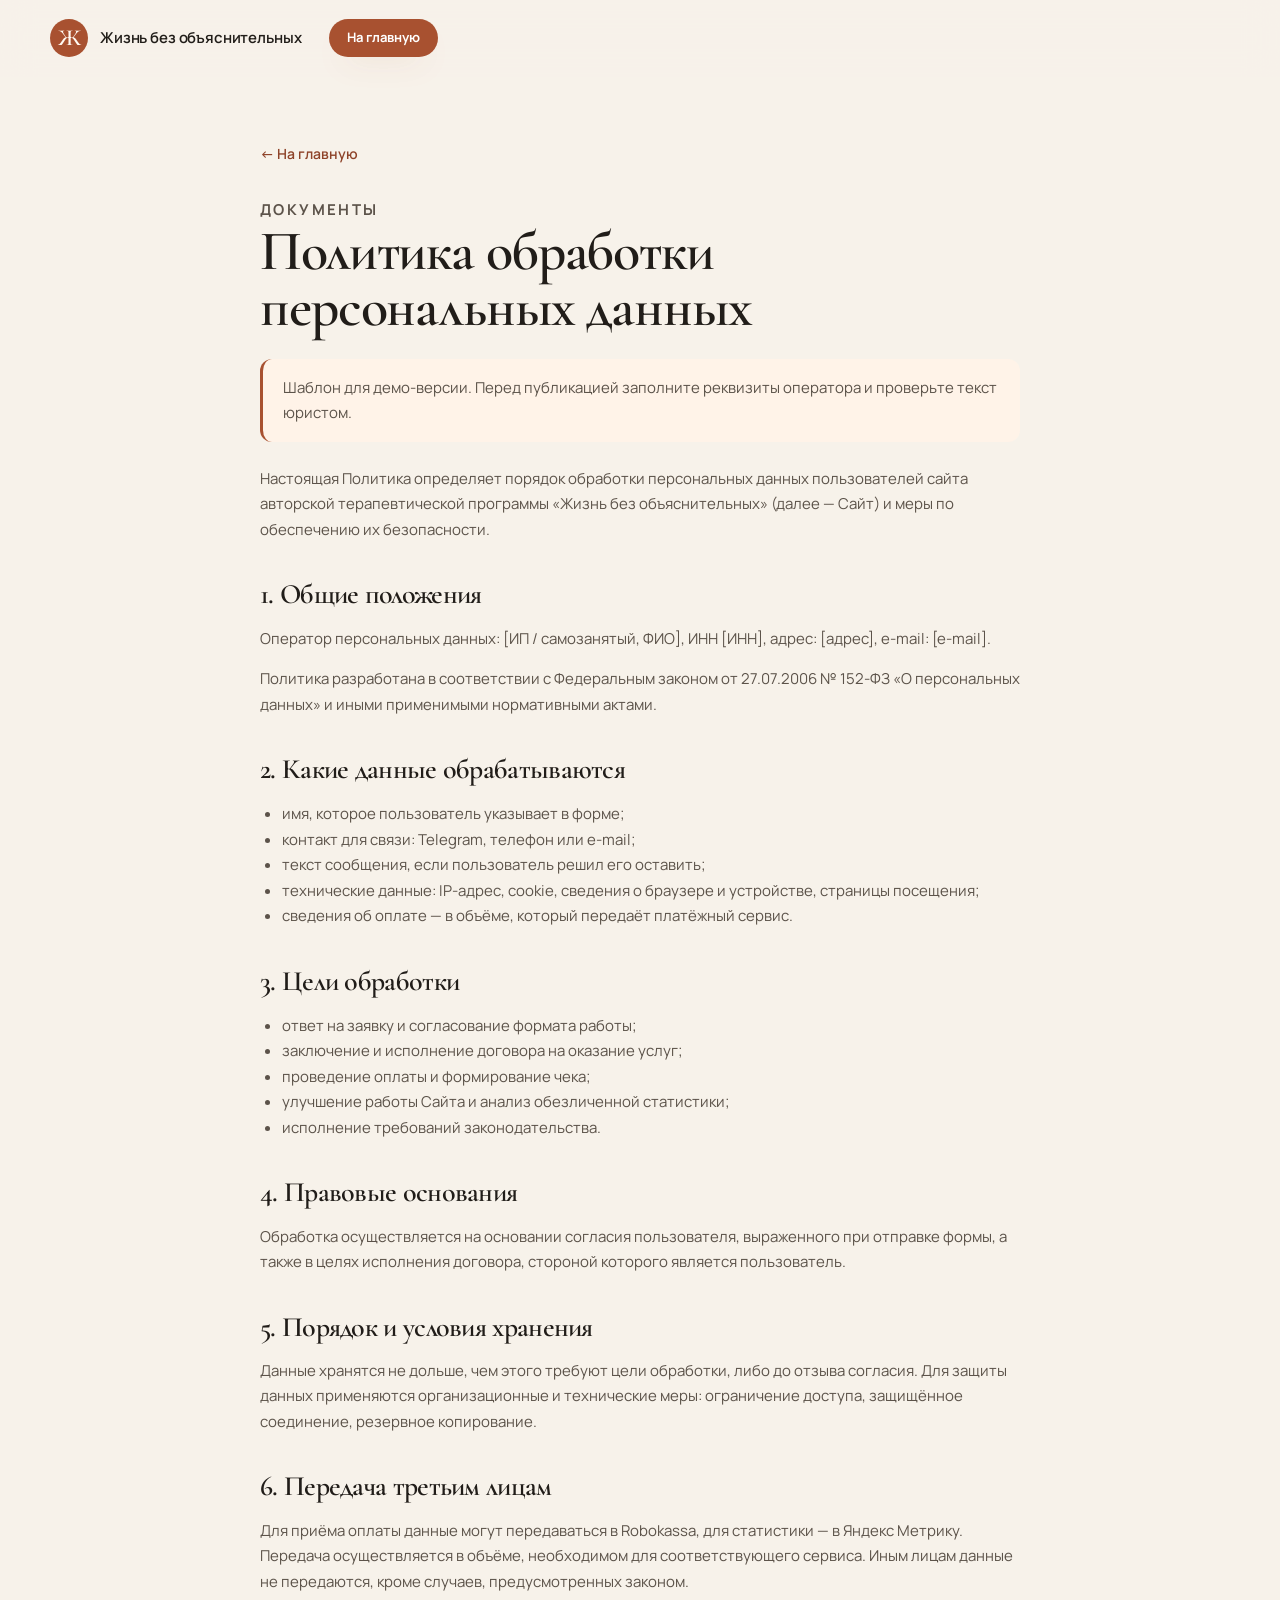
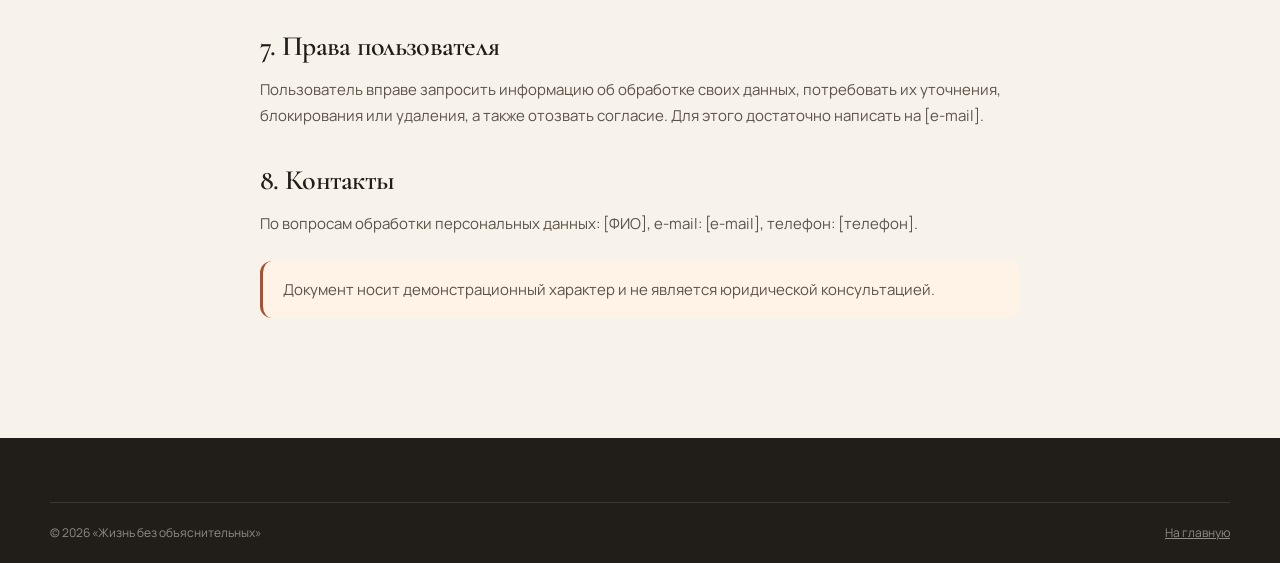
<file: legal/privacy.html>
<!doctype html>
<html lang="ru">
<head>
  <meta charset="utf-8">
  <meta name="viewport" content="width=device-width, initial-scale=1">
  <title>Политика обработки персональных данных — Жизнь без объяснительных</title>
  <meta name="robots" content="noindex, follow">
  <link rel="icon" href="data:image/svg+xml,%3Csvg xmlns='http://www.w3.org/2000/svg' viewBox='0 0 64 64'%3E%3Crect width='64' height='64' rx='16' fill='%23a85130'/%3E%3Ctext x='32' y='46' font-size='42' text-anchor='middle' fill='%23fffaf3' font-family='Georgia,serif'%3E%D0%96%3C/text%3E%3C/svg%3E">
  <link rel="preconnect" href="https://fonts.googleapis.com">
  <link rel="preconnect" href="https://fonts.gstatic.com" crossorigin>
  <link href="https://fonts.googleapis.com/css2?family=Cormorant+Garamond:ital,wght@0,500;0,600;0,700;1,500;1,600&family=Manrope:wght@400;500;600;700&display=swap" rel="stylesheet">
  <link rel="stylesheet" href="../styles.css">
</head>
<body>
  <header class="site-header">
    <div class="container header-inner">
      <a class="brand" href="../index.html">
        <span class="brand-mark" aria-hidden="true">Ж</span>
        <span class="brand-text">Жизнь без объяснительных</span>
      </a>
      <a class="btn btn-small" href="../index.html">На главную</a>
    </div>
  </header>

  <main id="main">
    <div class="container legal-page">
      <a class="legal-back" href="../index.html">← На главную</a>
      <p class="eyebrow">Документы</p>
      <h1>Политика обработки персональных данных</h1>

      <p class="legal-note">Шаблон для демо-версии. Перед публикацией заполните реквизиты оператора и проверьте текст юристом.</p>

      <p>Настоящая Политика определяет порядок обработки персональных данных пользователей сайта авторской терапевтической программы «Жизнь без объяснительных» (далее — Сайт) и меры по обеспечению их безопасности.</p>

      <h2>1. Общие положения</h2>
      <p>Оператор персональных данных: [ИП / самозанятый, ФИО], ИНН [ИНН], адрес: [адрес], e-mail: [e-mail].</p>
      <p>Политика разработана в соответствии с Федеральным законом от 27.07.2006 № 152-ФЗ «О персональных данных» и иными применимыми нормативными актами.</p>

      <h2>2. Какие данные обрабатываются</h2>
      <ul>
        <li>имя, которое пользователь указывает в форме;</li>
        <li>контакт для связи: Telegram, телефон или e-mail;</li>
        <li>текст сообщения, если пользователь решил его оставить;</li>
        <li>технические данные: IP-адрес, cookie, сведения о браузере и устройстве, страницы посещения;</li>
        <li>сведения об оплате — в объёме, который передаёт платёжный сервис.</li>
      </ul>

      <h2>3. Цели обработки</h2>
      <ul>
        <li>ответ на заявку и согласование формата работы;</li>
        <li>заключение и исполнение договора на оказание услуг;</li>
        <li>проведение оплаты и формирование чека;</li>
        <li>улучшение работы Сайта и анализ обезличенной статистики;</li>
        <li>исполнение требований законодательства.</li>
      </ul>

      <h2>4. Правовые основания</h2>
      <p>Обработка осуществляется на основании согласия пользователя, выраженного при отправке формы, а также в целях исполнения договора, стороной которого является пользователь.</p>

      <h2>5. Порядок и условия хранения</h2>
      <p>Данные хранятся не дольше, чем этого требуют цели обработки, либо до отзыва согласия. Для защиты данных применяются организационные и технические меры: ограничение доступа, защищённое соединение, резервное копирование.</p>

      <h2>6. Передача третьим лицам</h2>
      <p>Для приёма оплаты данные могут передаваться в Robokassa, для статистики — в Яндекс Метрику. Передача осуществляется в объёме, необходимом для соответствующего сервиса. Иным лицам данные не передаются, кроме случаев, предусмотренных законом.</p>

      <h2>7. Права пользователя</h2>
      <p>Пользователь вправе запросить информацию об обработке своих данных, потребовать их уточнения, блокирования или удаления, а также отозвать согласие. Для этого достаточно написать на [e-mail].</p>

      <h2>8. Контакты</h2>
      <p>По вопросам обработки персональных данных: [ФИО], e-mail: [e-mail], телефон: [телефон].</p>

      <p class="legal-note">Документ носит демонстрационный характер и не является юридической консультацией.</p>
    </div>
  </main>

  <footer class="site-footer">
    <div class="container footer-bottom">
      <p>© 2026 «Жизнь без объяснительных»</p>
      <p><a href="../index.html">На главную</a></p>
    </div>
  </footer>
</body>
</html>
</file>
<file: styles.css>
:root {
  --bg: #f7f2ea;
  --bg-soft: #efe6da;
  --cream: #fffaf3;
  --ink: #211d19;
  --ink-soft: #5c534a;
  --line: rgba(33, 29, 25, 0.14);
  --accent: #a85130;
  --accent-dark: #8e4329;
  --accent-soft: #e7b69f;
  --sage: #6f7f68;
  --radius: 28px;
  --shadow: 0 30px 80px -40px rgba(33, 29, 25, 0.5);
  --font-display: "Cormorant Garamond", Georgia, "Times New Roman", serif;
  --font-body: "Manrope", "Segoe UI", system-ui, -apple-system, sans-serif;
}

*,
*::before,
*::after {
  box-sizing: border-box;
}

html {
  scroll-behavior: smooth;
}

body {
  margin: 0;
  background: var(--bg);
  color: var(--ink);
  font-family: var(--font-body);
  font-size: 16px;
  line-height: 1.6;
  -webkit-font-smoothing: antialiased;
  text-rendering: optimizeLegibility;
}

img,
svg {
  display: block;
  max-width: 100%;
}

a {
  color: inherit;
}

button,
input,
textarea {
  font: inherit;
}

:focus-visible {
  outline: 2px solid var(--accent);
  outline-offset: 3px;
}

::selection {
  background: var(--accent-soft);
  color: var(--ink);
}

.skip-link {
  position: absolute;
  top: -100px;
  left: 24px;
  z-index: 100;
  padding: 12px 18px;
  border-radius: 999px;
  background: var(--ink);
  color: var(--cream);
  font-size: 14px;
  text-decoration: none;
}

.skip-link:focus {
  top: 16px;
}

.demo-bar {
  padding: 8px 16px;
  background: var(--ink);
  color: rgba(255, 250, 243, 0.82);
  font-size: 12px;
  letter-spacing: 0.04em;
  text-align: center;
}

.container {
  width: min(1180px, calc(100% - 48px));
  margin-inline: auto;
}

/* Header */

.site-header {
  position: sticky;
  top: 0;
  z-index: 50;
  background: rgba(247, 242, 234, 0.86);
  border-bottom: 1px solid transparent;
  backdrop-filter: blur(16px);
  transition: border-color 0.25s ease, box-shadow 0.25s ease;
}

.site-header.is-scrolled {
  border-color: var(--line);
  box-shadow: 0 14px 34px -28px rgba(33, 29, 25, 0.55);
}

.header-inner {
  display: flex;
  align-items: center;
  gap: 28px;
  min-height: 76px;
}

.brand {
  display: inline-flex;
  align-items: center;
  gap: 12px;
  text-decoration: none;
  flex: 0 0 auto;
}

.brand-mark {
  display: grid;
  place-items: center;
  width: 38px;
  height: 38px;
  border-radius: 50%;
  background: var(--accent);
  color: var(--cream);
  font-family: var(--font-display);
  font-size: 23px;
  font-weight: 600;
  line-height: 1;
}

.brand-text {
  font-size: 15px;
  font-weight: 600;
  letter-spacing: -0.01em;
}

.nav {
  display: flex;
  align-items: center;
  gap: 24px;
  margin-left: auto;
  font-size: 14px;
  color: var(--ink-soft);
}

.nav a {
  text-decoration: none;
  transition: color 0.2s ease;
}

.nav a:hover {
  color: var(--ink);
}

.header-cta {
  margin-left: 4px;
}

.menu-toggle {
  display: none;
  margin-left: auto;
  padding: 10px 16px;
  border: 1px solid var(--line);
  border-radius: 999px;
  background: transparent;
  color: var(--ink);
  font-size: 13px;
  font-weight: 600;
  cursor: pointer;
}

/* Buttons and links */

.btn {
  display: inline-flex;
  align-items: center;
  justify-content: center;
  gap: 8px;
  padding: 16px 26px;
  border: 0;
  border-radius: 999px;
  background: var(--accent);
  color: #fff;
  font-size: 15px;
  font-weight: 700;
  line-height: 1.2;
  text-align: center;
  text-decoration: none;
  cursor: pointer;
  box-shadow: 0 14px 30px -18px rgba(168, 81, 48, 0.8);
  transition: background 0.2s ease, transform 0.2s ease, box-shadow 0.2s ease;
}

.btn:hover {
  background: var(--accent-dark);
  transform: translateY(-1px);
}

.btn:disabled {
  opacity: 0.42;
  cursor: not-allowed;
  transform: none;
  box-shadow: none;
}

.btn-small {
  padding: 11px 18px;
  font-size: 13px;
}

.btn-full {
  width: 100%;
}

.link-arrow {
  display: inline-flex;
  align-items: center;
  gap: 8px;
  padding-bottom: 2px;
  border-bottom: 1px solid transparent;
  font-size: 14px;
  font-weight: 600;
  text-decoration: none;
  transition: color 0.2s ease, border-color 0.2s ease;
}

.link-arrow span {
  transition: transform 0.2s ease;
}

.link-arrow:hover {
  color: var(--accent-dark);
  border-color: var(--accent-dark);
}

.link-arrow:hover span {
  transform: translateX(3px);
}

/* Typography */

.eyebrow {
  margin: 0;
  color: var(--accent-dark);
  font-size: 12px;
  font-weight: 700;
  letter-spacing: 0.16em;
  text-transform: uppercase;
}

h1,
h2,
h3 {
  font-family: var(--font-display);
  font-weight: 600;
}

h2 {
  margin: 10px 0 0;
  font-size: clamp(36px, 4.6vw, 60px);
  line-height: 1.02;
  letter-spacing: -0.025em;
}

/* Hero */

.hero {
  position: relative;
  overflow: hidden;
  padding: clamp(48px, 7vw, 88px) 0 clamp(64px, 9vw, 112px);
}

.hero-bg {
  position: absolute;
  inset: 0;
  background:
    radial-gradient(58% 58% at 78% 18%, rgba(201, 111, 74, 0.16), transparent 70%),
    radial-gradient(52% 52% at 16% 0%, rgba(111, 127, 104, 0.14), transparent 70%),
    linear-gradient(180deg, #f7f2ea 0%, #f2ebdf 100%);
}

.hero-grid {
  position: relative;
  display: grid;
  grid-template-columns: 1.05fr 0.95fr;
  gap: 48px;
  align-items: center;
}

h1 {
  margin: 16px 0 24px;
  font-size: clamp(52px, 8.5vw, 112px);
  line-height: 0.88;
  letter-spacing: -0.035em;
}

h1 em {
  color: var(--accent);
  font-style: italic;
}

.lead {
  max-width: 36ch;
  margin: 0;
  color: var(--ink-soft);
  font-size: clamp(18px, 2vw, 22px);
  line-height: 1.55;
}

.hero-actions {
  display: flex;
  flex-wrap: wrap;
  align-items: center;
  gap: 20px;
  margin: 32px 0 28px;
}

.hero-notes {
  display: flex;
  flex-wrap: wrap;
  gap: 8px 20px;
  margin: 0;
  padding: 0;
  list-style: none;
  color: var(--ink-soft);
  font-size: 13px;
}

.hero-notes li::before {
  content: "";
  display: inline-block;
  width: 5px;
  height: 5px;
  margin-right: 8px;
  border-radius: 50%;
  background: var(--sage);
  vertical-align: middle;
}

.hero-art {
  position: relative;
  display: flex;
  align-items: center;
  justify-content: center;
  min-height: 560px;
}

.portrait-card {
  position: relative;
  z-index: 2;
  width: min(342px, 84%);
  overflow: hidden;
  border-radius: 180px 180px 28px 28px;
  background: var(--cream);
  box-shadow: var(--shadow);
  transform: rotate(2deg);
}

.portrait-placeholder {
  position: relative;
  aspect-ratio: 3 / 4;
  background: #e9d9c6;
}

.portrait-placeholder svg {
  width: 100%;
  height: 100%;
  object-fit: cover;
}

.placeholder-label {
  position: absolute;
  bottom: 16px;
  left: 50%;
  padding: 6px 10px;
  border-radius: 999px;
  background: rgba(255, 250, 243, 0.72);
  color: rgba(33, 29, 25, 0.55);
  font-size: 10px;
  letter-spacing: 0.12em;
  text-transform: uppercase;
  white-space: nowrap;
  transform: translateX(-50%);
  backdrop-filter: blur(6px);
}

.portrait-caption {
  display: grid;
  gap: 2px;
  padding: 18px 22px;
  background: var(--cream);
}

.portrait-caption strong {
  font-family: var(--font-display);
  font-size: 22px;
  font-weight: 600;
}

.portrait-caption span {
  color: var(--ink-soft);
  font-size: 11px;
  letter-spacing: 0.08em;
  text-transform: uppercase;
}

.quote-card {
  position: absolute;
  top: 47%;
  bottom: auto;
  left: -12%;
  z-index: 3;
  width: min(260px, 72%);
  margin: 0;
  padding: 20px 22px;
  border: 1px solid var(--line);
  border-radius: 20px;
  background: #fffdf8;
  box-shadow: 0 20px 50px -30px rgba(33, 29, 25, 0.5);
  transform: rotate(-3deg);
}

.quote-card blockquote {
  margin: 0;
  font-family: var(--font-display);
  font-size: 21px;
  font-style: italic;
  line-height: 1.25;
}

.orb {
  position: absolute;
  border-radius: 50%;
  filter: blur(22px);
  opacity: 0.55;
}

.orb-1 {
  top: 18px;
  right: 0;
  width: 220px;
  height: 220px;
  background: radial-gradient(circle at 30% 30%, #e7b69f, #c96f4a);
}

.orb-2 {
  right: 36px;
  bottom: 44px;
  width: 160px;
  height: 160px;
  background: radial-gradient(circle at 30% 30%, #b9c4b1, #6f7f68);
  opacity: 0.45;
}

/* Sections */

.section {
  padding: clamp(64px, 8vw, 104px) 0;
  scroll-margin-top: 76px;
}

.section-tinted {
  background: var(--bg-soft);
}

.section-dark {
  background: var(--ink);
  color: var(--cream);
}

.section-dark .eyebrow {
  color: var(--accent-soft);
}

.section-dark h2 {
  color: var(--cream);
}

.section-head {
  max-width: 760px;
  margin-bottom: 48px;
}

.section-note {
  margin: 16px 0 0;
  color: var(--ink-soft);
  font-size: 15px;
  line-height: 1.6;
}

/* Cards */

.cards-4 {
  display: grid;
  grid-template-columns: repeat(4, 1fr);
  gap: 16px;
}

.card {
  display: flex;
  flex-direction: column;
  justify-content: space-between;
  min-height: 190px;
  padding: 26px 24px 28px;
  border: 1px solid var(--line);
  border-radius: 24px;
  background: var(--cream);
  transition: transform 0.25s ease, box-shadow 0.25s ease;
}

.card:hover {
  transform: translateY(-4px);
  box-shadow: 0 24px 50px -36px rgba(33, 29, 25, 0.5);
}

.card-number {
  color: var(--accent);
  font-family: var(--font-display);
  font-size: 14px;
  font-weight: 700;
  letter-spacing: 0.08em;
}

.card p {
  margin: 20px 0 0;
  font-size: 16px;
  line-height: 1.5;
}

/* Split */

.split {
  display: grid;
  grid-template-columns: 0.9fr 1.1fr;
  gap: clamp(32px, 6vw, 80px);
  align-items: start;
}

.prose p {
  margin: 0 0 20px;
  color: var(--ink-soft);
  font-size: 18px;
  line-height: 1.7;
}

.prose p:first-child {
  color: var(--ink);
  font-size: 20px;
}

.prose p:last-child {
  margin-bottom: 0;
}

/* Steps */

.steps {
  display: grid;
  grid-template-columns: repeat(4, 1fr);
  gap: 24px;
  margin: 0;
  padding: 0;
  list-style: none;
}

.step {
  padding-top: 20px;
  border-top: 1px solid var(--line);
}

.step-number {
  color: var(--accent);
  font-family: var(--font-display);
  font-size: 15px;
  font-weight: 700;
}

.step h3 {
  margin: 12px 0 8px;
  font-size: 22px;
  line-height: 1.1;
}

.step p {
  margin: 0;
  color: var(--ink-soft);
  font-size: 15px;
  line-height: 1.6;
}

/* Modules */

.modules {
  border-bottom: 1px solid rgba(255, 250, 243, 0.14);
}

.module {
  display: grid;
  grid-template-columns: 80px 1fr;
  gap: 24px;
  padding: 28px 0;
  border-top: 1px solid rgba(255, 250, 243, 0.14);
}

.module-number {
  padding-top: 4px;
  color: var(--accent-soft);
  font-family: var(--font-display);
  font-size: 15px;
  font-weight: 700;
}

.module h3 {
  margin: 0 0 8px;
  color: var(--cream);
  font-size: clamp(22px, 2.4vw, 30px);
  line-height: 1.1;
  letter-spacing: -0.01em;
}

.module p {
  max-width: 60ch;
  margin: 0;
  color: rgba(255, 250, 243, 0.68);
  font-size: 16px;
  line-height: 1.6;
}

/* Format */

.format-grid {
  display: grid;
  grid-template-columns: 1.05fr 0.95fr;
  gap: clamp(32px, 5vw, 72px);
  align-items: start;
}

.format-list {
  margin: 0 0 28px;
  padding: 0;
  list-style: none;
}

.format-list li {
  display: grid;
  grid-template-columns: 180px 1fr;
  gap: 24px;
  align-items: start;
  padding: 20px 0;
  border-top: 1px solid var(--line);
}

.format-list span {
  font-family: var(--font-display);
  font-size: 22px;
  font-weight: 600;
  line-height: 1.1;
}

.format-list p {
  margin: 0;
  color: var(--ink-soft);
  font-size: 15px;
  line-height: 1.6;
}

.price-card {
  padding: clamp(24px, 4vw, 40px);
  border: 1px solid var(--line);
  border-radius: var(--radius);
  background: var(--cream);
  box-shadow: 0 30px 70px -50px rgba(33, 29, 25, 0.5);
}

.price-lead {
  margin: 8px 0 12px;
  font-family: var(--font-display);
  font-size: clamp(34px, 4vw, 48px);
  font-weight: 600;
  line-height: 1;
}

.price-note {
  margin: 0;
  color: var(--ink-soft);
  font-size: 14px;
  line-height: 1.6;
}

.price-card hr {
  margin: 26px 0;
  border: 0;
  border-top: 1px solid var(--line);
}

.price-card h3 {
  margin: 0 0 8px;
  font-size: 18px;
}

.price-card p {
  color: var(--ink-soft);
  font-size: 14px;
  line-height: 1.6;
}

.price-card .price-lead {
  margin: 8px 0 12px;
  color: var(--ink);
  font-family: var(--font-display);
  font-size: clamp(34px, 4vw, 48px);
  font-weight: 600;
  line-height: 1;
}

.price-card .price-note {
  margin: 0;
  color: var(--ink-soft);
  font-size: 14px;
  line-height: 1.6;
}

/* Checkbox and notes */

.checkbox {
  display: flex;
  gap: 10px;
  align-items: flex-start;
  margin: 18px 0 14px;
  color: var(--ink-soft);
  font-size: 13px;
  line-height: 1.5;
  cursor: pointer;
}

.checkbox input {
  flex: 0 0 auto;
  width: 18px;
  height: 18px;
  margin: 1px 0 0;
  accent-color: var(--accent);
}

.checkbox a {
  color: var(--accent-dark);
  text-underline-offset: 2px;
}

.form-note {
  margin: 12px 0 0;
  color: rgba(92, 83, 74, 0.8);
  font-size: 12px;
  line-height: 1.5;
}

/* Author */

.author-grid {
  display: grid;
  grid-template-columns: 0.8fr 1.2fr;
  gap: clamp(32px, 6vw, 80px);
  align-items: center;
}

.author-photo {
  position: relative;
  width: min(360px, 100%);
  overflow: hidden;
  border-radius: 24px;
  background: #d9c7b0;
  box-shadow: var(--shadow);
  aspect-ratio: 4 / 5;
}

.author-photo svg {
  width: 100%;
  height: 100%;
}

.author-copy h2 {
  margin-top: 10px;
  margin-bottom: 8px;
}

.author-lead {
  margin: 0 0 16px;
  color: var(--ink);
  font-size: 20px;
  line-height: 1.6;
}

.author-copy > p {
  color: var(--ink-soft);
  font-size: 16px;
  line-height: 1.7;
}

.author-tags {
  display: flex;
  flex-wrap: wrap;
  gap: 8px;
  margin-top: 24px;
}

.author-tags span {
  padding: 8px 14px;
  border: 1px solid var(--line);
  border-radius: 999px;
  background: rgba(255, 255, 255, 0.4);
  color: var(--ink-soft);
  font-size: 11px;
  letter-spacing: 0.06em;
  text-transform: uppercase;
}

/* FAQ */

.faq-grid {
  display: grid;
  grid-template-columns: 0.8fr 1.2fr;
  gap: clamp(32px, 6vw, 80px);
  align-items: start;
}

.faq-list details {
  padding: 8px 0;
  border-top: 1px solid var(--line);
}

.faq-list details:last-child {
  border-bottom: 1px solid var(--line);
}

.faq-list summary {
  display: flex;
  gap: 16px;
  align-items: center;
  justify-content: space-between;
  padding: 18px 0;
  color: var(--ink);
  font-size: 17px;
  font-weight: 600;
  cursor: pointer;
  list-style: none;
}

.faq-list summary::-webkit-details-marker {
  display: none;
}

.faq-list summary::after {
  content: "+";
  color: var(--accent);
  font-size: 24px;
  font-weight: 400;
  line-height: 1;
}

.faq-list details[open] summary::after {
  content: "−";
}

.faq-list details p {
  max-width: 60ch;
  margin: 0 0 18px;
  color: var(--ink-soft);
  font-size: 15px;
  line-height: 1.65;
}

/* Signup */

.section-signup {
  background: linear-gradient(180deg, #efe6da 0%, #f7f2ea 100%);
}

.signup-grid {
  display: grid;
  grid-template-columns: 0.9fr 1.1fr;
  gap: clamp(32px, 6vw, 72px);
  align-items: start;
}

.lead-small {
  max-width: 34ch;
  margin: 20px 0 0;
  color: var(--ink-soft);
  font-size: 18px;
  line-height: 1.6;
}

.signup-points {
  display: grid;
  gap: 10px;
  margin: 28px 0 0;
  padding: 0;
  color: var(--ink-soft);
  font-size: 14px;
  list-style: none;
}

.signup-points li::before {
  content: "—";
  margin-right: 10px;
  color: var(--accent);
}

.signup-form {
  padding: clamp(24px, 4vw, 40px);
  border: 1px solid var(--line);
  border-radius: var(--radius);
  background: var(--cream);
  box-shadow: var(--shadow);
}

.field {
  margin-bottom: 18px;
}

.field label {
  display: block;
  margin-bottom: 8px;
  color: var(--ink);
  font-size: 13px;
  font-weight: 600;
}

.optional {
  margin-left: 4px;
  color: var(--ink-soft);
  font-size: 11px;
  font-weight: 400;
}

.field input,
.field textarea {
  width: 100%;
  padding: 14px 16px;
  border: 1px solid var(--line);
  border-radius: 14px;
  background: #fffdf9;
  color: var(--ink);
  font-size: 15px;
  outline: none;
  transition: border-color 0.2s ease, box-shadow 0.2s ease;
}

.field textarea {
  min-height: 96px;
  resize: vertical;
}

.field input::placeholder,
.field textarea::placeholder {
  color: rgba(92, 83, 74, 0.55);
}

.field input:focus,
.field textarea:focus {
  border-color: var(--accent);
  box-shadow: 0 0 0 3px rgba(168, 81, 48, 0.14);
}

.form-success {
  margin-top: 18px;
  padding: 18px 20px;
  border: 1px solid #c9d6c1;
  border-radius: 16px;
  background: #eef3ea;
  color: #3f4d3a;
}

.form-success strong {
  display: block;
  margin-bottom: 4px;
}

.form-success p {
  margin: 0;
  font-size: 13px;
  line-height: 1.5;
}

/* Footer */

.site-footer {
  padding-top: 64px;
  background: var(--ink);
  color: var(--cream);
}

.footer-grid {
  display: grid;
  grid-template-columns: 1.3fr 1fr 1fr;
  gap: 40px;
  padding-bottom: 48px;
}

.footer-brand .brand-mark {
  margin-bottom: 16px;
}

.footer-brand p {
  max-width: 34ch;
  margin: 0;
  color: rgba(255, 250, 243, 0.72);
  font-size: 14px;
  line-height: 1.6;
}

.footer-brand .footer-small {
  margin-top: 12px;
  color: rgba(255, 250, 243, 0.62);
  font-size: 12px;
}

.footer-nav,
.footer-legal {
  display: grid;
  gap: 10px;
  align-content: start;
}

.footer-nav a,
.footer-legal a {
  color: rgba(255, 250, 243, 0.78);
  font-size: 14px;
  text-decoration: none;
  transition: color 0.2s ease;
}

.footer-nav a:hover,
.footer-legal a:hover {
  color: #fff;
}

.footer-bottom {
  display: flex;
  flex-wrap: wrap;
  gap: 16px;
  justify-content: space-between;
  padding: 20px 0;
  border-top: 1px solid rgba(255, 255, 255, 0.12);
  color: rgba(255, 250, 243, 0.5);
  font-size: 12px;
}

.footer-bottom p {
  margin: 0;
}

/* Reveal animation */

html.js .reveal {
  opacity: 0;
  transform: translateY(24px);
  transition: opacity 0.7s ease, transform 0.7s cubic-bezier(0.2, 0.7, 0.2, 1);
}

html.js .reveal.is-visible {
  opacity: 1;
  transform: none;
}

@media (prefers-reduced-motion: reduce) {
  html {
    scroll-behavior: auto;
  }

  html.js .reveal {
    opacity: 1;
    transform: none;
    transition: none;
  }

  .btn,
  .card,
  .link-arrow span {
    transition: none;
  }
}

/* Legal pages */

.legal-page {
  max-width: 760px;
  padding: 64px 0 96px;
}

.legal-back {
  display: inline-flex;
  margin-bottom: 32px;
  color: var(--accent-dark);
  font-size: 14px;
  font-weight: 600;
  text-decoration: none;
}

.legal-page h1 {
  margin: 0 0 24px;
  font-family: var(--font-display);
  font-size: clamp(36px, 5vw, 56px);
  line-height: 1;
  letter-spacing: -0.02em;
}

.legal-page h2 {
  margin: 36px 0 12px;
  font-family: var(--font-display);
  font-size: 28px;
  line-height: 1.15;
}

.legal-page p,
.legal-page li {
  color: var(--ink-soft);
  font-size: 15px;
  line-height: 1.7;
}

.legal-page ul,
.legal-page ol {
  padding-left: 22px;
}

.legal-note {
  margin: 24px 0;
  padding: 16px 20px;
  border-left: 3px solid var(--accent);
  border-radius: 12px;
  background: #fff3e8;
  color: var(--ink);
  font-size: 14px;
  line-height: 1.6;
}

/* Responsive */

@media (max-width: 1100px) {
  .cards-4 {
    grid-template-columns: repeat(2, 1fr);
  }

  .steps {
    grid-template-columns: repeat(2, 1fr);
  }
}

@media (max-width: 980px) {
  .hero-grid,
  .split,
  .format-grid,
  .author-grid,
  .faq-grid,
  .signup-grid {
    grid-template-columns: 1fr;
  }

  .hero-art {
    min-height: 520px;
    margin-top: 8px;
  }

  .quote-card {
    top: 42%;
    left: 0;
  }

  .author-photo {
    width: min(320px, 80%);
  }

  .footer-grid {
    grid-template-columns: 1fr 1fr;
  }
}

@media (max-width: 900px) {
  .nav {
    position: absolute;
    top: 100%;
    right: 0;
    left: 0;
    display: none;
    flex-direction: column;
    align-items: flex-start;
    gap: 0;
    margin: 0;
    padding: 8px 24px 20px;
    border-bottom: 1px solid var(--line);
    background: var(--cream);
    box-shadow: 0 24px 40px -30px rgba(33, 29, 25, 0.4);
  }

  .nav.is-open {
    display: flex;
  }

  .nav a {
    width: 100%;
    padding: 12px 0;
    border-bottom: 1px solid var(--line);
  }

  .nav a:last-child {
    border-bottom: 0;
  }

  .menu-toggle {
    display: inline-flex;
  }

  .header-cta {
    display: none;
  }
}

@media (max-width: 720px) {
  .container {
    width: calc(100% - 32px);
  }

  .header-inner {
    min-height: 68px;
  }

  .brand-text {
    font-size: 13px;
  }

  h1 {
    font-size: clamp(46px, 13vw, 72px);
  }

  .section-head {
    margin-bottom: 32px;
  }

  .cards-4,
  .steps {
    grid-template-columns: 1fr;
  }

  .card {
    min-height: 0;
  }

  .format-list li {
    grid-template-columns: 1fr;
    gap: 6px;
  }

  .module {
    grid-template-columns: 48px 1fr;
    gap: 16px;
  }

  .footer-grid {
    grid-template-columns: 1fr;
    gap: 28px;
  }

  .footer-bottom {
    flex-direction: column;
  }
}

@media (max-width: 560px) {
  .demo-bar {
    font-size: 10px;
    line-height: 1.4;
  }

  .hero {
    padding-top: 36px;
  }

  .hero-art {
    min-height: 470px;
  }

  .portrait-card {
    width: 78%;
  }

  .quote-card {
    display: none;
  }

  .orb-1 {
    width: 160px;
    height: 160px;
  }

  .orb-2 {
    width: 120px;
    height: 120px;
  }

  .hero-actions {
    align-items: flex-start;
    flex-direction: column;
  }

  .btn {
    width: 100%;
  }

  .header-cta {
    display: none;
  }

  .author-tags span {
    font-size: 10px;
  }
}
</file>
